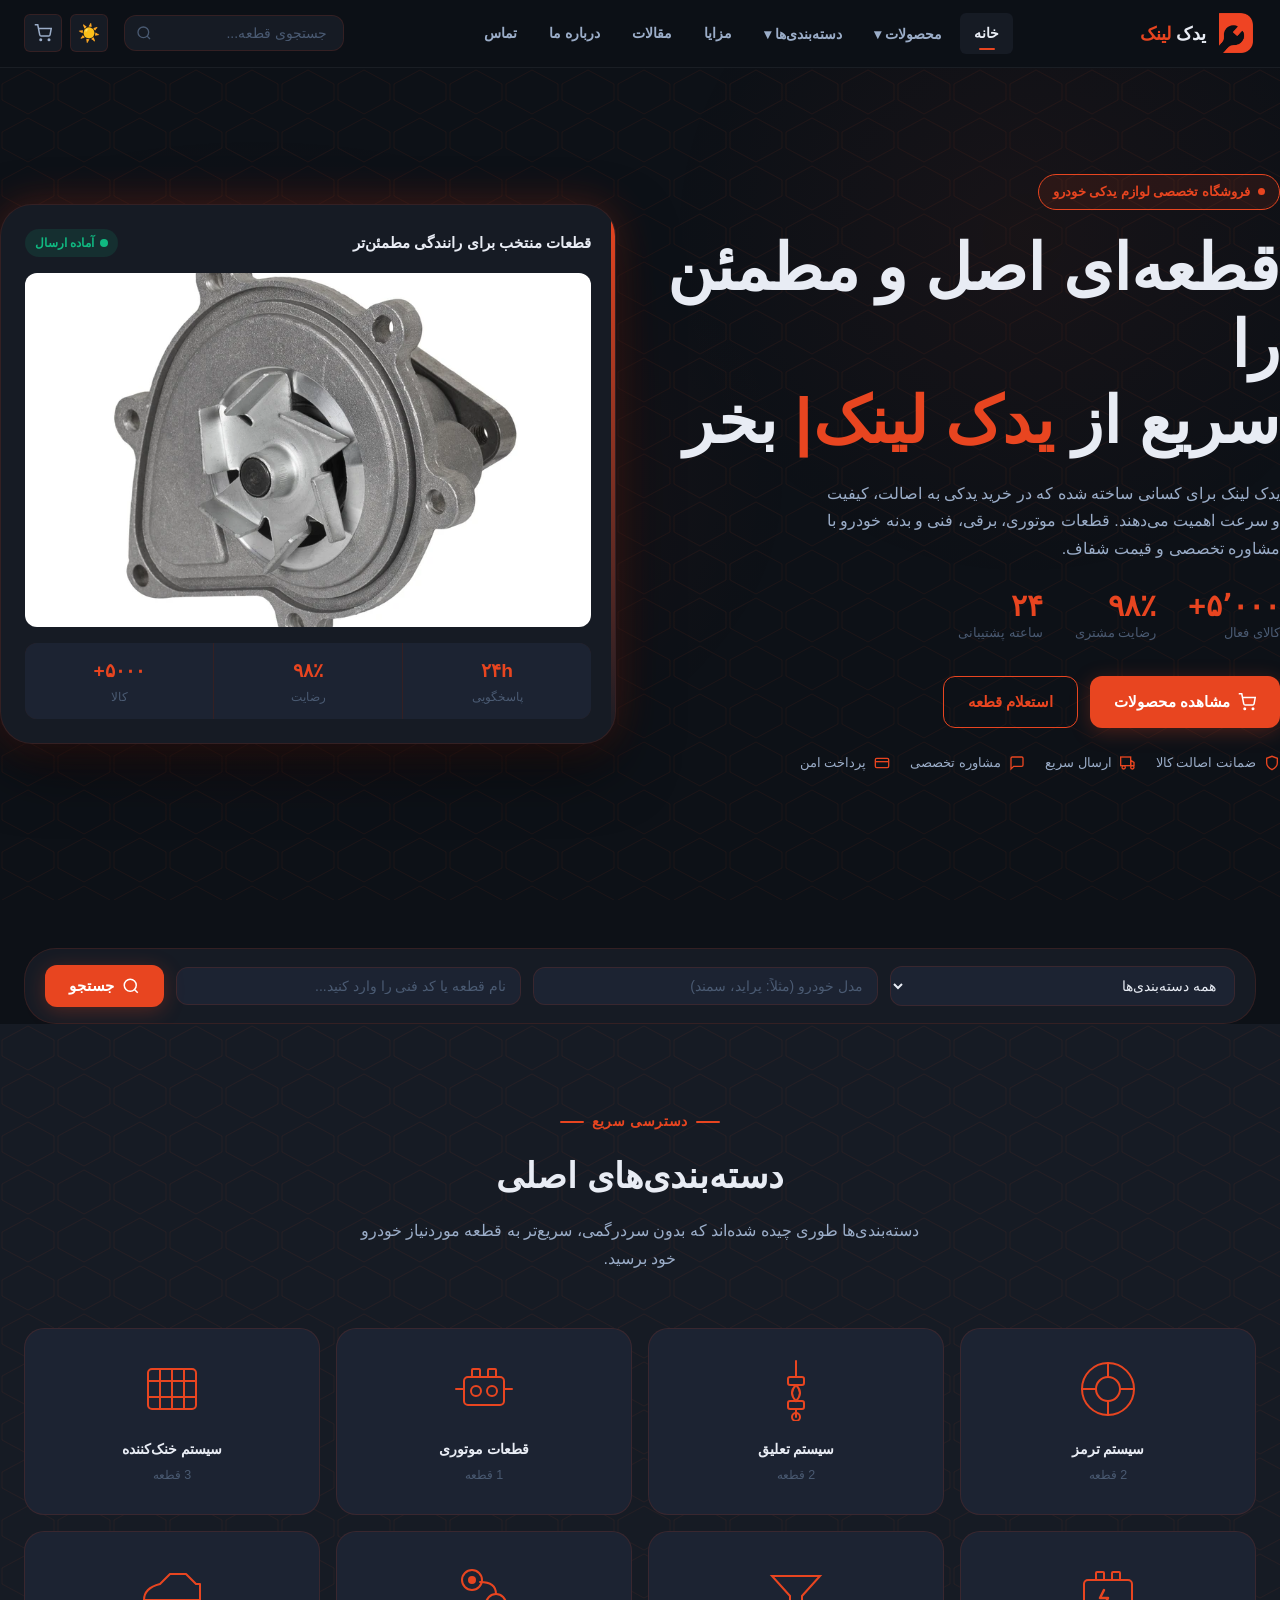
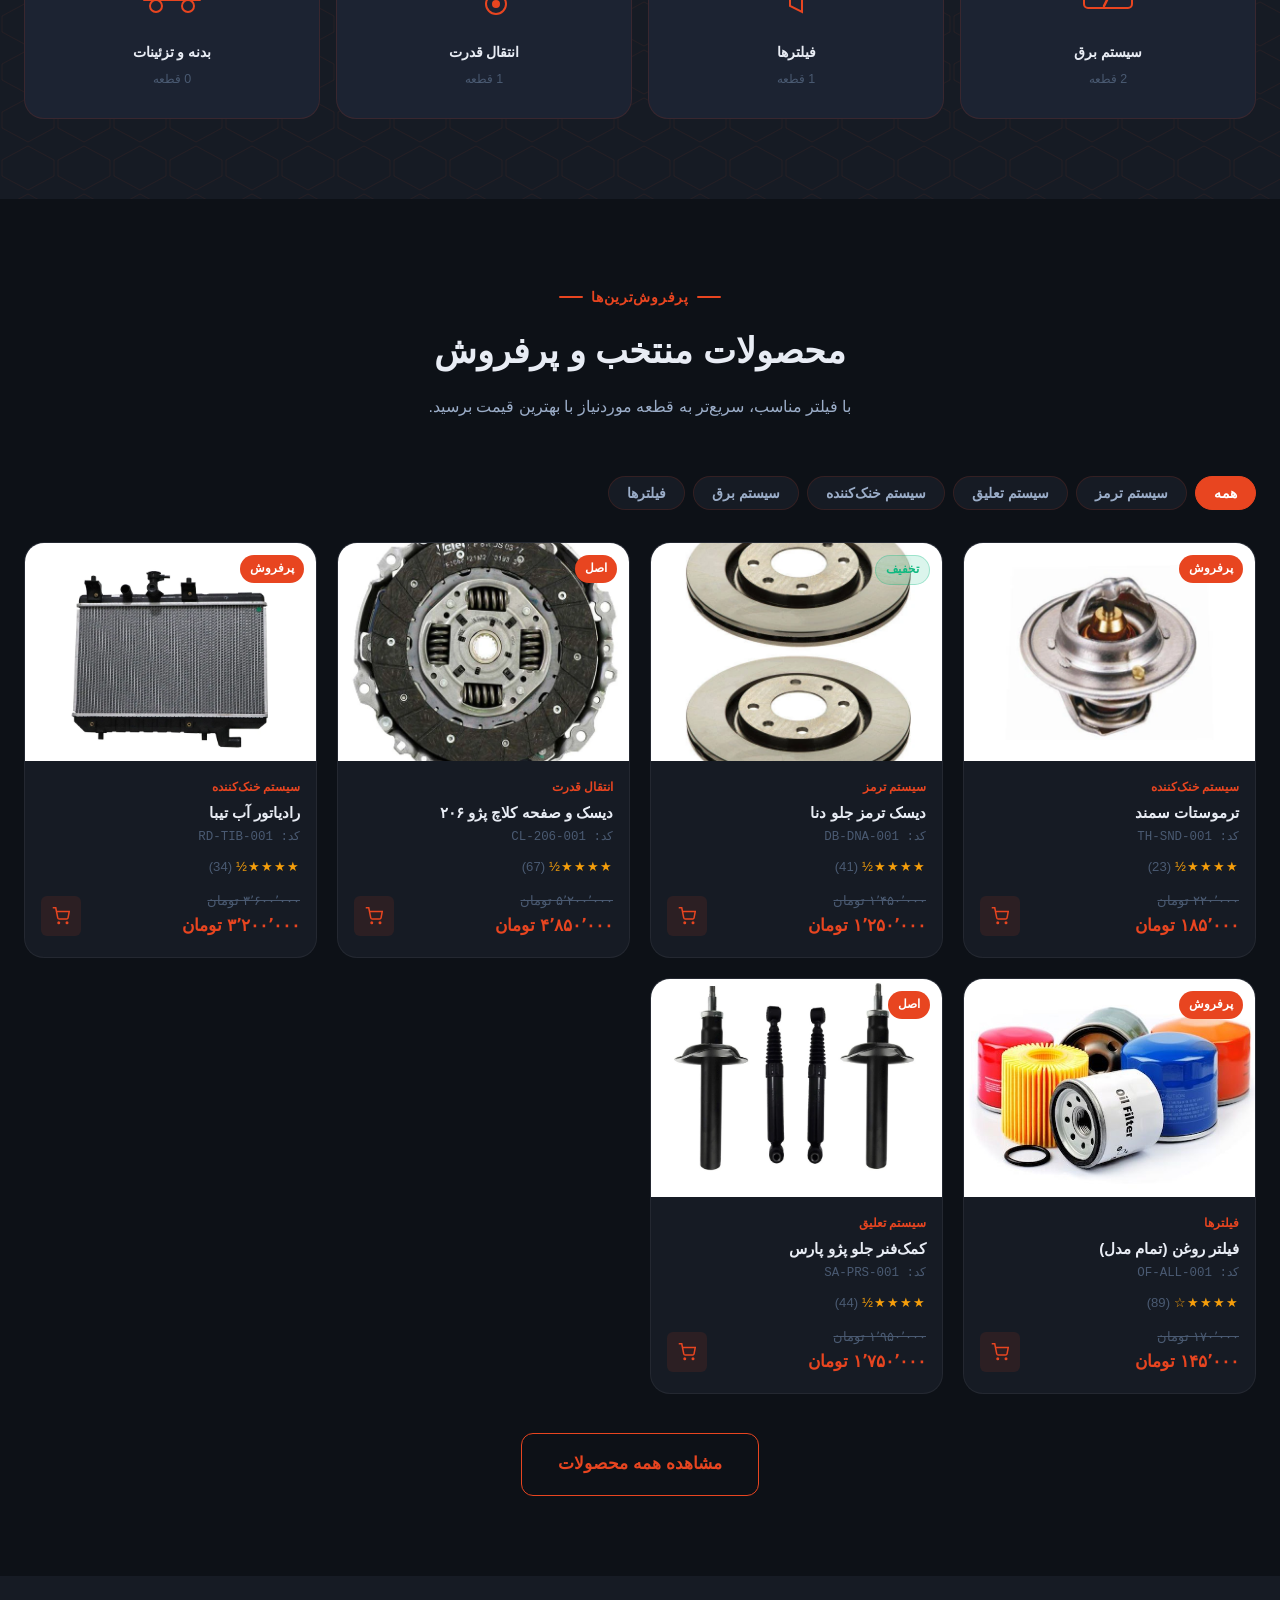
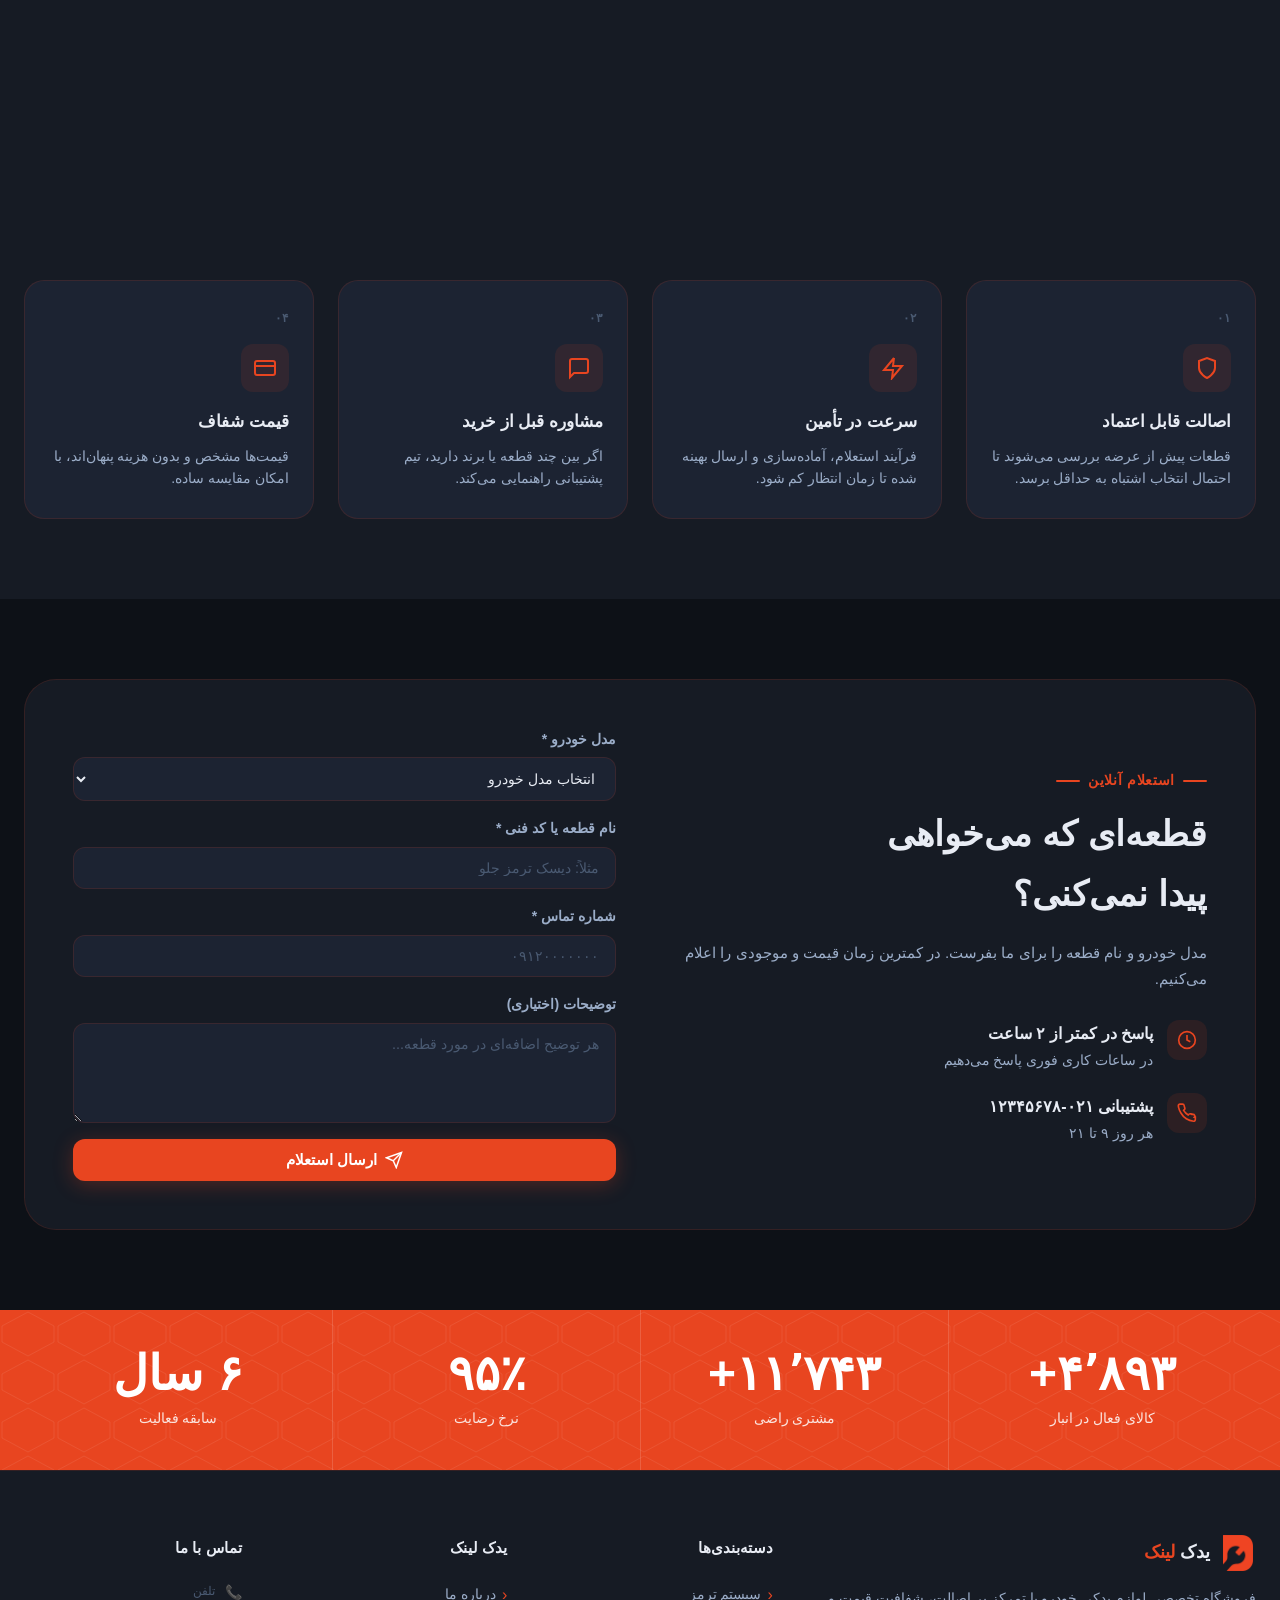
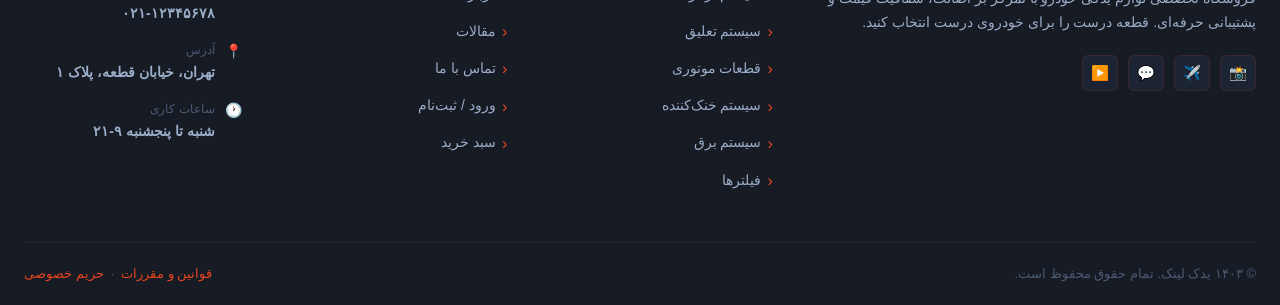
<file: index.html>
<!DOCTYPE html>
<html lang="fa" dir="rtl" data-theme="dark">
<head>
  <meta charset="UTF-8">
  <meta name="viewport" content="width=device-width, initial-scale=1.0">
  <title>یدک لینک | فروشگاه تخصصی لوازم یدکی خودرو</title>
  <meta name="description" content="خرید قطعات یدکی اصل خودرو با ضمانت اصالت، ارسال سریع و مشاوره تخصصی از یدک لینک">
  <link rel="icon" href="logos/icon.png">
  <link rel="stylesheet" href="https://cdn.fontcdn.ir/Font/Persian/IRANSans/IRANSans.css">
  <link rel="stylesheet" href="css/main.css">
  <script src="js/theme.js"></script>
</head>
<body data-page="home">

  <!-- Custom Cursor -->
  <div id="cursor-dot"></div>
  <div id="cursor-ring"></div>

  <!-- ══ Navigation ══════════════════════════════════════════════ -->
  <nav class="site-nav">
    <div class="nav-container">
      <a href="index.html" class="nav-logo">
        <img src="logos/icon.png" alt="یدک لینک">
        <span class="nav-logo-text">یدک <span>لینک</span></span>
      </a>

      <div class="nav-links">
        <a href="index.html" class="nav-link active">خانه</a>

        <div class="nav-dropdown">
          <a href="products.html" class="nav-link">محصولات ▾</a>
          <div class="nav-dropdown-menu">
            <a href="products.html?cat=brake">سیستم ترمز</a>
            <a href="products.html?cat=susp">سیستم تعلیق</a>
            <a href="products.html?cat=engine">قطعات موتوری</a>
            <a href="products.html?cat=cooling">سیستم خنک‌کننده</a>
            <a href="products.html?cat=electric">سیستم برق</a>
            <a href="products.html?cat=filter">فیلترها</a>
            <a href="products.html?cat=trans">انتقال قدرت</a>
          </div>
        </div>

        <div class="nav-dropdown">
          <a href="products.html" class="nav-link">دسته‌بندی‌ها ▾</a>
          <div class="nav-dropdown-menu">
            <a href="products.html?cat=brake">سیستم ترمز</a>
            <a href="products.html?cat=susp">سیستم تعلیق</a>
            <a href="products.html?cat=engine">قطعات موتوری</a>
            <a href="products.html?cat=cooling">سیستم خنک‌کننده</a>
            <a href="products.html?cat=electric">سیستم برق</a>
            <a href="products.html?cat=filter">فیلترها</a>
            <a href="products.html?cat=trans">انتقال قدرت</a>
          </div>
        </div>

        <a href="index.html#features" class="nav-link">مزایا</a>
        <a href="blog.html" class="nav-link">مقالات</a>
        <a href="about.html" class="nav-link">درباره ما</a>
        <a href="contact.html" class="nav-link">تماس</a>
      </div>

      <div class="nav-search-wrap">
        <svg class="nav-search-icon" width="16" height="16" viewBox="0 0 24 24" fill="none" stroke="currentColor" stroke-width="2"><circle cx="11" cy="11" r="8"/><path d="m21 21-4.35-4.35"/></svg>
        <input type="text" id="nav-search" placeholder="جستجوی قطعه...">
        <div id="search-dropdown"></div>
      </div>

      <div class="nav-actions">
        <button class="theme-toggle" aria-label="تغییر تم">
          <span class="theme-icon">☀️</span>
        </button>
        <a href="cart.html" class="cart-btn" aria-label="سبد خرید">
          <svg width="18" height="18" viewBox="0 0 24 24" fill="none" stroke="currentColor" stroke-width="2"><circle cx="9" cy="21" r="1"/><circle cx="20" cy="21" r="1"/><path d="M1 1h4l2.68 13.39a2 2 0 0 0 2 1.61h9.72a2 2 0 0 0 2-1.61L23 6H6"/></svg>
          <span class="cart-badge">0</span>
        </a>
        <button id="menu-toggle" aria-label="منو" aria-expanded="false">
          <span class="hamburger-line"></span>
          <span class="hamburger-line"></span>
          <span class="hamburger-line"></span>
        </button>
      </div>
    </div>
  </nav>

  <!-- Mobile Menu -->
  <div id="mobile-menu">
    <a href="index.html">خانه</a>
    <a href="products.html">محصولات</a>
    <a href="about.html">درباره ما</a>
    <a href="blog.html">مقالات</a>
    <a href="contact.html">تماس با ما</a>
    <a href="login.html">ورود / ثبت‌نام</a>
    <a href="cart.html">سبد خرید</a>
  </div>

  <div class="page-body">

    <!-- ══ Hero ════════════════════════════════════════════════════ -->
    <section class="hero hex-bg container">
      <div class="hero-bg"></div>

      <div class="hero-content">
        <div class="hero-tag">
          <span class="hero-tag-dot"></span>
          فروشگاه تخصصی لوازم یدکی خودرو
        </div>

        <h1 class="hero-heading">
          قطعه‌ای اصل و مطمئن را<br>
          سریع از <span id="hero-typewriter"></span> بخر
        </h1>

        <p class="hero-desc">
          یدک لینک برای کسانی ساخته شده که در خرید یدکی به اصالت، کیفیت و سرعت اهمیت می‌دهند. قطعات موتوری، برقی، فنی و بدنه خودرو با مشاوره تخصصی و قیمت شفاف.
        </p>

        <div class="hero-stats">
          <div>
            <div class="hero-stat-num" data-counter data-target="5000" data-suffix="+">۰</div>
            <div class="hero-stat-label">کالای فعال</div>
          </div>
          <div>
            <div class="hero-stat-num" data-counter data-target="98" data-suffix="٪">۰</div>
            <div class="hero-stat-label">رضایت مشتری</div>
          </div>
          <div>
            <div class="hero-stat-num">۲۴</div>
            <div class="hero-stat-label">ساعته پشتیبانی</div>
          </div>
        </div>

        <div class="hero-cta">
          <a href="products.html" class="btn btn-primary">
            <svg width="18" height="18" viewBox="0 0 24 24" fill="none" stroke="currentColor" stroke-width="2"><circle cx="9" cy="21" r="1"/><circle cx="20" cy="21" r="1"/><path d="M1 1h4l2.68 13.39a2 2 0 0 0 2 1.61h9.72a2 2 0 0 0 2-1.61L23 6H6"/></svg>
            مشاهده محصولات
          </a>
          <a href="contact.html" class="btn btn-outline">استعلام قطعه</a>
        </div>

        <div class="hero-trust">
          <div class="hero-trust-item">
            <svg width="16" height="16" viewBox="0 0 24 24" fill="none" stroke="currentColor" stroke-width="2"><path d="M12 22s8-4 8-10V5l-8-3-8 3v7c0 6 8 10 8 10z"/></svg>
            ضمانت اصالت کالا
          </div>
          <div class="hero-trust-item">
            <svg width="16" height="16" viewBox="0 0 24 24" fill="none" stroke="currentColor" stroke-width="2"><rect x="1" y="3" width="15" height="13"/><path d="m16 8 5 3v5h-5z"/><circle cx="5.5" cy="18.5" r="2.5"/><circle cx="18.5" cy="18.5" r="2.5"/></svg>
            ارسال سریع
          </div>
          <div class="hero-trust-item">
            <svg width="16" height="16" viewBox="0 0 24 24" fill="none" stroke="currentColor" stroke-width="2"><path d="M21 15a2 2 0 0 1-2 2H7l-4 4V5a2 2 0 0 1 2-2h14a2 2 0 0 1 2 2z"/></svg>
            مشاوره تخصصی
          </div>
          <div class="hero-trust-item">
            <svg width="16" height="16" viewBox="0 0 24 24" fill="none" stroke="currentColor" stroke-width="2"><rect x="2" y="5" width="20" height="14" rx="2"/><path d="M2 10h20"/></svg>
            پرداخت امن
          </div>
        </div>
      </div>

      <!-- Hero Visual Card -->
      <div class="hero-visual">
        <div class="hero-card">
          <div class="hero-card-label">
            <span class="hero-card-title">قطعات منتخب برای رانندگی مطمئن‌تر</span>
            <span class="hero-card-status">
              <svg width="8" height="8" viewBox="0 0 8 8" fill="currentColor"><circle cx="4" cy="4" r="4"/></svg>
              آماده ارسال
            </span>
          </div>
          <img src="pics/واترپمپ سمند EF7.jpg" alt="نمونه محصول" class="hero-card-img">
          <div class="hero-card-stats">
            <div class="hero-card-stat">
              <div class="hero-card-stat-num">۲۴h</div>
              <div class="hero-card-stat-text">پاسخگویی</div>
            </div>
            <div class="hero-card-stat">
              <div class="hero-card-stat-num">۹۸٪</div>
              <div class="hero-card-stat-text">رضایت</div>
            </div>
            <div class="hero-card-stat">
              <div class="hero-card-stat-num">۵۰۰۰+</div>
              <div class="hero-card-stat-text">کالا</div>
            </div>
          </div>
        </div>
      </div>
    </section>

    <!-- Hero Search Bar (Full Width) -->
    <div class="container">
      <form class="hero-search" id="hero-search-form">
        <select name="cat">
          <option value="">همه دسته‌بندی‌ها</option>
          <option value="brake">سیستم ترمز</option>
          <option value="susp">سیستم تعلیق</option>
          <option value="engine">قطعات موتوری</option>
          <option value="cooling">سیستم خنک‌کننده</option>
          <option value="electric">سیستم برق</option>
          <option value="filter">فیلترها</option>
          <option value="trans">انتقال قدرت</option>
        </select>
        <input type="text" name="car" placeholder="مدل خودرو (مثلاً: پراید، سمند)">
        <input type="text" name="q"   placeholder="نام قطعه یا کد فنی را وارد کنید...">
        <button type="submit" class="btn btn-primary">
          <svg width="18" height="18" viewBox="0 0 24 24" fill="none" stroke="currentColor" stroke-width="2"><circle cx="11" cy="11" r="8"/><path d="m21 21-4.35-4.35"/></svg>
          جستجو
        </button>
      </form>
    </div>

    <!-- ══ Categories ═══════════════════════════════════════════════ -->
    <section class="section categories-section hex-bg">
      <div class="container">
        <div class="section-header reveal">
          <div class="section-label">دسترسی سریع</div>
          <h2 class="section-title">دسته‌بندی‌های اصلی</h2>
          <p class="section-sub">دسته‌بندی‌ها طوری چیده شده‌اند که بدون سردرگمی، سریع‌تر به قطعه موردنیاز خودرو خود برسید.</p>
        </div>
        <div id="categories-grid" class="stagger-children"></div>
      </div>
    </section>

    <!-- ══ Featured Products ════════════════════════════════════════ -->
    <section class="section">
      <div class="container">
        <div class="section-header reveal">
          <div class="section-label">پرفروش‌ترین‌ها</div>
          <h2 class="section-title">محصولات منتخب و پرفروش</h2>
          <p class="section-sub">با فیلتر مناسب، سریع‌تر به قطعه موردنیاز با بهترین قیمت برسید.</p>
        </div>

        <!-- Filter Tabs -->
        <div class="filter-tabs reveal" id="featured-tabs">
          <button class="filter-tab active" data-tab-cat="all">همه</button>
          <button class="filter-tab" data-tab-cat="brake">سیستم ترمز</button>
          <button class="filter-tab" data-tab-cat="susp">سیستم تعلیق</button>
          <button class="filter-tab" data-tab-cat="cooling">سیستم خنک‌کننده</button>
          <button class="filter-tab" data-tab-cat="electric">سیستم برق</button>
          <button class="filter-tab" data-tab-cat="filter">فیلترها</button>
        </div>

        <div class="products-grid" id="featured-grid"></div>

        <div class="text-center" style="margin-top:40px">
          <a href="products.html" class="btn btn-outline btn-lg">مشاهده همه محصولات</a>
        </div>
      </div>
    </section>

    <!-- ══ Features / Why Us ════════════════════════════════════════ -->
    <section class="section features-section" id="features">
      <div class="container">
        <div class="section-header reveal">
          <div class="section-label">برا یدک لینک</div>
          <h2 class="section-title">خرید لوازم یدکی، بدون استرس و حدس‌زدن</h2>
          <p class="section-sub">تجربه خرید قطعه را از یک فرآیند گیج‌کننده به مسیری ساده، شفاف و مطمئن تبدیل کرده‌ایم؛ از انتخاب قطعه تا دریافت کالا.</p>
        </div>

        <div class="features-grid">
          <div class="feature-card reveal">
            <div class="feature-num">۰۱</div>
            <div class="feature-icon">
              <svg width="24" height="24" viewBox="0 0 24 24" fill="none" stroke="currentColor" stroke-width="2"><path d="M12 22s8-4 8-10V5l-8-3-8 3v7c0 6 8 10 8 10z"/></svg>
            </div>
            <div class="feature-title">اصالت قابل اعتماد</div>
            <p class="feature-desc">قطعات پیش از عرضه بررسی می‌شوند تا احتمال انتخاب اشتباه به حداقل برسد.</p>
          </div>

          <div class="feature-card reveal">
            <div class="feature-num">۰۲</div>
            <div class="feature-icon">
              <svg width="24" height="24" viewBox="0 0 24 24" fill="none" stroke="currentColor" stroke-width="2"><polyline points="13 2 3 14 12 14 11 22 21 10 12 10 13 2"/></svg>
            </div>
            <div class="feature-title">سرعت در تأمین</div>
            <p class="feature-desc">فرآیند استعلام، آماده‌سازی و ارسال بهینه شده تا زمان انتظار کم شود.</p>
          </div>

          <div class="feature-card reveal">
            <div class="feature-num">۰۳</div>
            <div class="feature-icon">
              <svg width="24" height="24" viewBox="0 0 24 24" fill="none" stroke="currentColor" stroke-width="2"><path d="M21 15a2 2 0 0 1-2 2H7l-4 4V5a2 2 0 0 1 2-2h14a2 2 0 0 1 2 2z"/></svg>
            </div>
            <div class="feature-title">مشاوره قبل از خرید</div>
            <p class="feature-desc">اگر بین چند قطعه یا برند دارید، تیم پشتیبانی راهنمایی می‌کند.</p>
          </div>

          <div class="feature-card reveal">
            <div class="feature-num">۰۴</div>
            <div class="feature-icon">
              <svg width="24" height="24" viewBox="0 0 24 24" fill="none" stroke="currentColor" stroke-width="2"><rect x="2" y="5" width="20" height="14" rx="2"/><path d="M2 10h20"/></svg>
            </div>
            <div class="feature-title">قیمت شفاف</div>
            <p class="feature-desc">قیمت‌ها مشخص و بدون هزینه پنهان‌اند، با امکان مقایسه ساده.</p>
          </div>
        </div>
      </div>
    </section>

    <!-- ══ Inquiry Section ══════════════════════════════════════════ -->
    <section class="section inquiry-section">
      <div class="container">
        <div class="inquiry-inner reveal">
          <div>
            <div class="section-label">استعلام آنلاین</div>
            <h2 class="section-title" style="margin-bottom:16px">قطعه‌ای که می‌خواهی<br>پیدا نمی‌کنی؟</h2>
            <p style="color:var(--text2);margin-bottom:28px;font-size:0.95rem;">مدل خودرو و نام قطعه را برای ما بفرست. در کمترین زمان قیمت و موجودی را اعلام می‌کنیم.</p>

            <div class="inquiry-info">
              <div class="inquiry-point">
                <div class="inquiry-point-icon">
                  <svg width="20" height="20" viewBox="0 0 24 24" fill="none" stroke="currentColor" stroke-width="2"><circle cx="12" cy="12" r="10"/><polyline points="12 6 12 12 16 14"/></svg>
                </div>
                <div>
                  <div class="inquiry-point-title">پاسخ در کمتر از ۲ ساعت</div>
                  <div class="inquiry-point-desc">در ساعات کاری فوری پاسخ می‌دهیم</div>
                </div>
              </div>
              <div class="inquiry-point">
                <div class="inquiry-point-icon">
                  <svg width="20" height="20" viewBox="0 0 24 24" fill="none" stroke="currentColor" stroke-width="2"><path d="M22 16.92v3a2 2 0 0 1-2.18 2 19.79 19.79 0 0 1-8.63-3.07A19.5 19.5 0 0 1 4.69 12 19.79 19.79 0 0 1 1.61 3.46 2 2 0 0 1 3.59 1.28h3a2 2 0 0 1 2 1.72c.127.96.361 1.903.7 2.81a2 2 0 0 1-.45 2.11L7.91 8.84a16 16 0 0 0 5.55 5.55l.91-.91a2 2 0 0 1 2.11-.45c.907.339 1.85.573 2.81.7A2 2 0 0 1 21 16.92z"/></svg>
                </div>
                <div>
                  <div class="inquiry-point-title">پشتیبانی ۰۲۱-۱۲۳۴۵۶۷۸</div>
                  <div class="inquiry-point-desc">هر روز ۹ تا ۲۱</div>
                </div>
              </div>
            </div>
          </div>

          <form class="inquiry-form" onsubmit="event.preventDefault(); window.YL?.cart?.showToast('درخواست استعلام ثبت شد. به زودی با شما تماس می‌گیریم')">
            <div class="form-group">
              <label class="form-label">مدل خودرو *</label>
              <select class="form-select" required>
                <option value="">انتخاب مدل خودرو</option>
                <option>پراید ۱۳۱</option>
                <option>پراید ۱۳۲</option>
                <option>سمند</option>
                <option>سمند EF7</option>
                <option>پژو ۲۰۶</option>
                <option>پژو ۴۰۵</option>
                <option>پژو پارس</option>
                <option>تیبا</option>
                <option>دنا</option>
                <option>سایر</option>
              </select>
            </div>
            <div class="form-group">
              <label class="form-label">نام قطعه یا کد فنی *</label>
              <input type="text" class="form-input" placeholder="مثلاً: دیسک ترمز جلو" required>
            </div>
            <div class="form-group">
              <label class="form-label">شماره تماس *</label>
              <input type="tel" class="form-input" placeholder="۰۹۱۲۰۰۰۰۰۰۰" required>
            </div>
            <div class="form-group">
              <label class="form-label">توضیحات (اختیاری)</label>
              <textarea class="form-textarea" placeholder="هر توضیح اضافه‌ای در مورد قطعه..."></textarea>
            </div>
            <button type="submit" class="btn btn-primary btn-full">
              <svg width="18" height="18" viewBox="0 0 24 24" fill="none" stroke="currentColor" stroke-width="2"><line x1="22" y1="2" x2="11" y2="13"/><polygon points="22 2 15 22 11 13 2 9 22 2"/></svg>
              ارسال استعلام
            </button>
          </form>
        </div>
      </div>
    </section>

    <!-- ══ Stats ════════════════════════════════════════════════════ -->
    <section class="stats-section">
      <div class="container">
        <div class="stats-grid">
          <div class="stat-item reveal">
            <div class="stat-num" data-counter data-target="5000" data-suffix="+">۰</div>
            <div class="stat-label">کالای فعال در انبار</div>
          </div>
          <div class="stat-item reveal">
            <div class="stat-num" data-counter data-target="12000" data-suffix="+">۰</div>
            <div class="stat-label">مشتری راضی</div>
          </div>
          <div class="stat-item reveal">
            <div class="stat-num" data-counter data-target="98" data-suffix="٪">۰</div>
            <div class="stat-label">نرخ رضایت</div>
          </div>
          <div class="stat-item reveal">
            <div class="stat-num" data-counter data-target="7" data-suffix=" سال">۰</div>
            <div class="stat-label">سابقه فعالیت</div>
          </div>
        </div>
      </div>
    </section>

    <!-- ══ Footer ═══════════════════════════════════════════════════ -->
    <footer class="site-footer">
      <div class="container">
        <div class="footer-grid">
          <div>
            <div class="footer-brand-logo">
              <img src="logos/icon.png" alt="یدک لینک">
              <span class="footer-brand-name">یدک <span>لینک</span></span>
            </div>
            <p class="footer-desc">فروشگاه تخصصی لوازم یدکی خودرو با تمرکز بر اصالت، شفافیت قیمت و پشتیبانی حرفه‌ای. قطعه درست را برای خودروی درست انتخاب کنید.</p>
            <div class="footer-social">
              <a href="#" aria-label="اینستاگرام">📸</a>
              <a href="#" aria-label="تلگرام">✈️</a>
              <a href="#" aria-label="واتساپ">💬</a>
              <a href="#" aria-label="یوتیوب">▶️</a>
            </div>
          </div>

          <div>
            <div class="footer-col-title">دسته‌بندی‌ها</div>
            <div class="footer-links">
              <a href="products.html?cat=brake">سیستم ترمز</a>
              <a href="products.html?cat=susp">سیستم تعلیق</a>
              <a href="products.html?cat=engine">قطعات موتوری</a>
              <a href="products.html?cat=cooling">سیستم خنک‌کننده</a>
              <a href="products.html?cat=electric">سیستم برق</a>
              <a href="products.html?cat=filter">فیلترها</a>
            </div>
          </div>

          <div>
            <div class="footer-col-title">یدک لینک</div>
            <div class="footer-links">
              <a href="about.html">درباره ما</a>
              <a href="blog.html">مقالات</a>
              <a href="contact.html">تماس با ما</a>
              <a href="login.html">ورود / ثبت‌نام</a>
              <a href="cart.html">سبد خرید</a>
            </div>
          </div>

          <div>
            <div class="footer-col-title">تماس با ما</div>
            <div class="footer-contact-item">
              <span class="footer-contact-icon">📞</span>
              <div>
                <div style="font-size:0.78rem;color:var(--text3);">تلفن</div>
                <div style="font-weight:600;">۰۲۱-۱۲۳۴۵۶۷۸</div>
              </div>
            </div>
            <div class="footer-contact-item">
              <span class="footer-contact-icon">📍</span>
              <div>
                <div style="font-size:0.78rem;color:var(--text3);">آدرس</div>
                <div style="font-weight:600;font-size:0.875rem;">تهران، خیابان قطعه، پلاک ۱</div>
              </div>
            </div>
            <div class="footer-contact-item">
              <span class="footer-contact-icon">🕐</span>
              <div>
                <div style="font-size:0.78rem;color:var(--text3);">ساعات کاری</div>
                <div style="font-weight:600;font-size:0.875rem;">شنبه تا پنجشنبه ۹-۲۱</div>
              </div>
            </div>
          </div>
        </div>

        <div class="footer-bottom">
          <div>© ۱۴۰۳ یدک لینک. تمام حقوق محفوظ است.</div>
          <div>
            <a href="#">قوانین و مقررات</a> &nbsp;·&nbsp;
            <a href="#">حریم خصوصی</a>
          </div>
        </div>
      </div>
    </footer>

  </div><!-- /page-body -->

  <script src="js/data.js"></script>
  <script src="js/cart.js"></script>
  <script src="js/cursor.js"></script>
  <script src="js/animations.js"></script>
  <script src="js/main.js"></script>
</body>
</html>
</file>
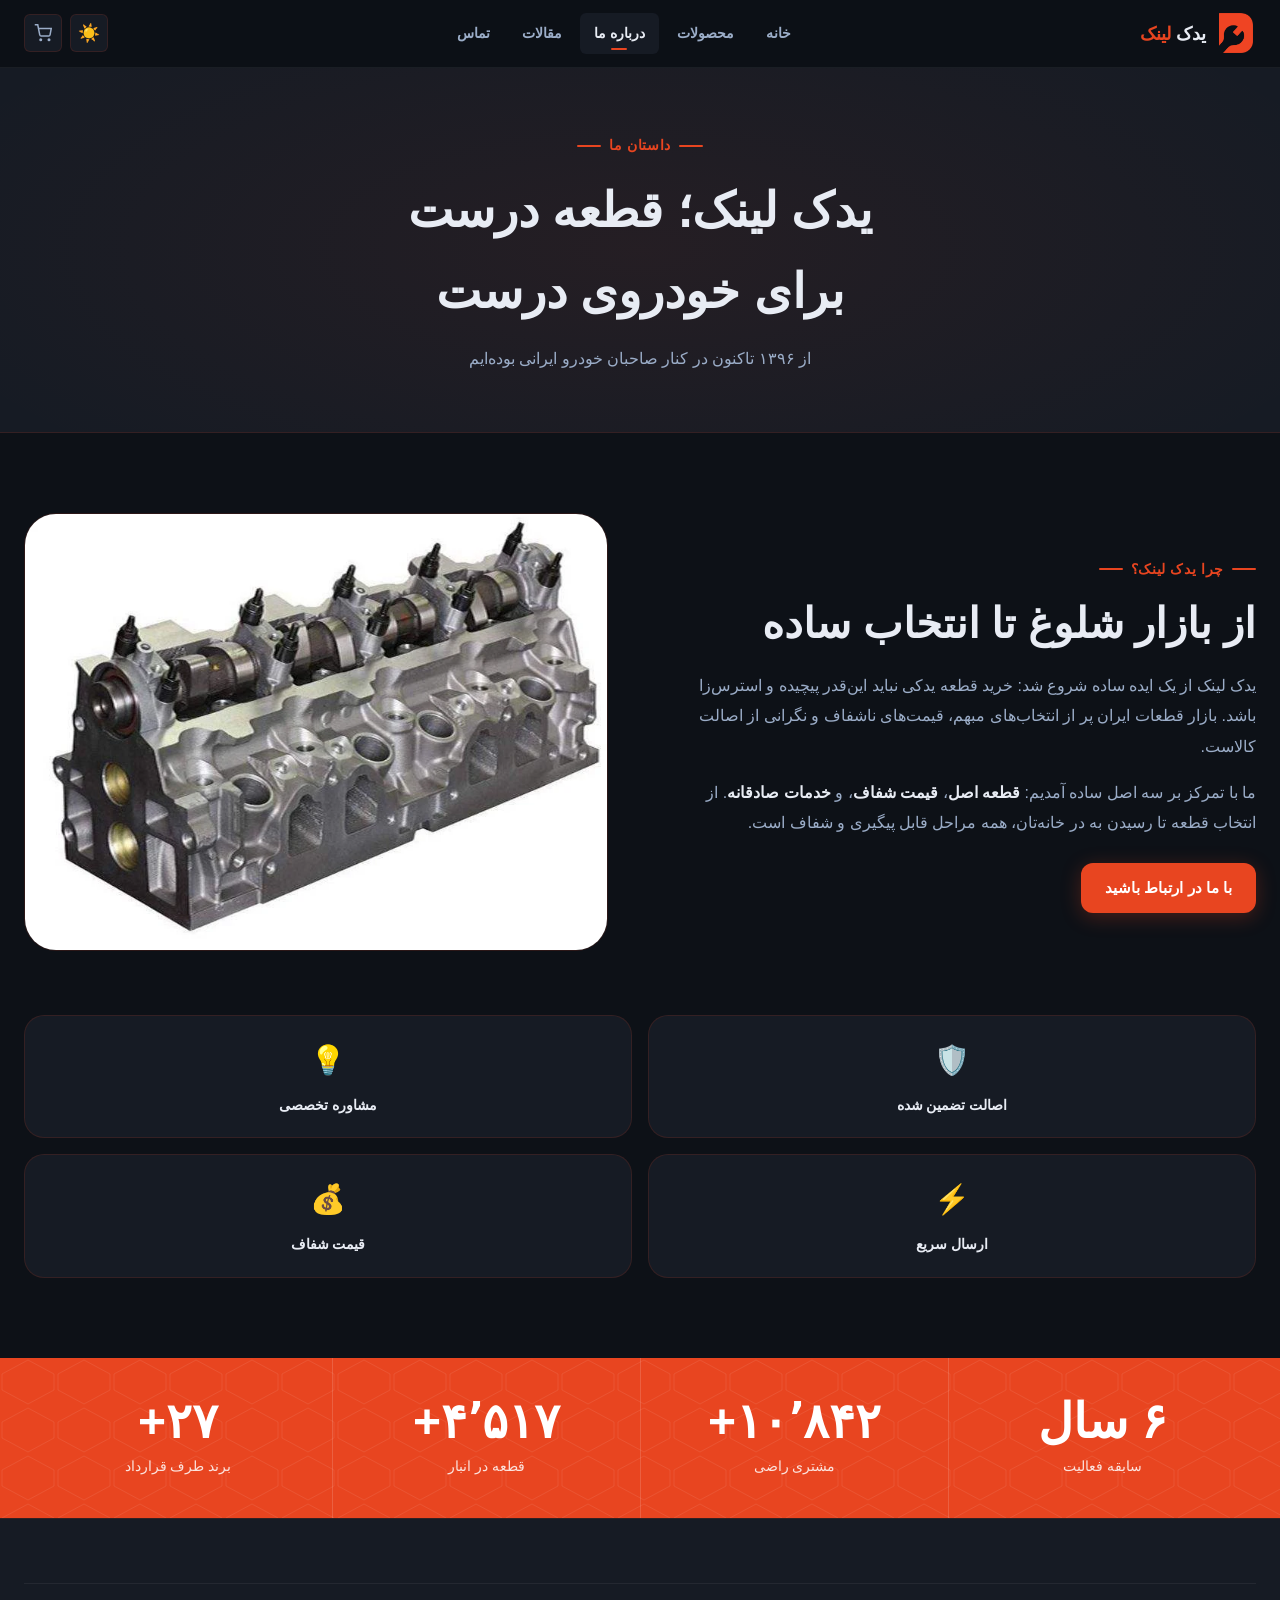
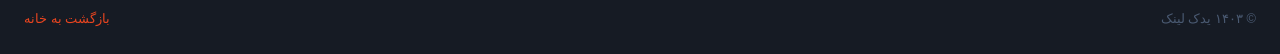
<file: about.html>
<!DOCTYPE html>
<html lang="fa" dir="rtl" data-theme="dark">
<head>
  <meta charset="UTF-8">
  <meta name="viewport" content="width=device-width, initial-scale=1.0">
  <title>درباره ما | یدک لینک</title>
  <link rel="icon" href="logos/icon.png">
  <link rel="stylesheet" href="https://cdn.fontcdn.ir/Font/Persian/IRANSans/IRANSans.css">
  <link rel="stylesheet" href="css/main.css">
  <script src="js/theme.js"></script>
</head>
<body data-page="about">
  <div id="cursor-dot"></div>
  <div id="cursor-ring"></div>

  <nav class="site-nav">
    <div class="nav-container">
      <a href="index.html" class="nav-logo">
        <img src="logos/icon.png" alt="یدک لینک">
        <span class="nav-logo-text">یدک <span>لینک</span></span>
      </a>
      <div class="nav-links">
        <a href="index.html" class="nav-link">خانه</a>
        <a href="products.html" class="nav-link">محصولات</a>
        <a href="about.html" class="nav-link active">درباره ما</a>
        <a href="blog.html" class="nav-link">مقالات</a>
        <a href="contact.html" class="nav-link">تماس</a>
      </div>
      <div class="nav-actions">
        <button class="theme-toggle"><span class="theme-icon">☀️</span></button>
        <a href="cart.html" class="cart-btn">
          <svg width="18" height="18" viewBox="0 0 24 24" fill="none" stroke="currentColor" stroke-width="2"><circle cx="9" cy="21" r="1"/><circle cx="20" cy="21" r="1"/><path d="M1 1h4l2.68 13.39a2 2 0 0 0 2 1.61h9.72a2 2 0 0 0 2-1.61L23 6H6"/></svg>
          <span class="cart-badge">0</span>
        </a>
        <button id="menu-toggle" aria-label="منو" aria-expanded="false">
          <span class="hamburger-line"></span>
          <span class="hamburger-line"></span>
          <span class="hamburger-line"></span>
        </button>
      </div>
    </div>
  </nav>

  <div id="mobile-menu">
    <a href="index.html">خانه</a>
    <a href="products.html">محصولات</a>
    <a href="blog.html">مقالات</a>
    <a href="contact.html">تماس با ما</a>
    <a href="cart.html">سبد خرید</a>
  </div>

  <div class="page-body">
    <div class="page-hero hex-bg">
      <div class="container">
        <div class="section-label" style="justify-content:center;margin-bottom:12px">داستان ما</div>
        <h1 class="page-hero-title">یدک لینک؛ قطعه درست<br>برای خودروی درست</h1>
        <p class="page-hero-sub">از ۱۳۹۶ تاکنون در کنار صاحبان خودرو ایرانی بوده‌ایم</p>
      </div>
    </div>

    <section class="section">
      <div class="container">
        <div class="about-grid">
          <div class="reveal">
            <div class="section-label" style="margin-bottom:16px">چرا یدک لینک؟</div>
            <h2 class="heading-1" style="margin-bottom:20px">از بازار شلوغ تا انتخاب ساده</h2>
            <p style="color:var(--text2);line-height:1.9;margin-bottom:16px">
              یدک لینک از یک ایده ساده شروع شد: خرید قطعه یدکی نباید این‌قدر پیچیده و استرس‌زا باشد. بازار قطعات ایران پر از انتخاب‌های مبهم، قیمت‌های ناشفاف و نگرانی از اصالت کالاست.
            </p>
            <p style="color:var(--text2);line-height:1.9;margin-bottom:24px">
              ما با تمرکز بر سه اصل ساده آمدیم: <strong style="color:var(--text)">قطعه اصل</strong>، <strong style="color:var(--text)">قیمت شفاف</strong>، و <strong style="color:var(--text)">خدمات صادقانه</strong>. از انتخاب قطعه تا رسیدن به در خانه‌تان، همه مراحل قابل پیگیری و شفاف است.
            </p>
            <a href="contact.html" class="btn btn-primary">با ما در ارتباط باشید</a>
          </div>

          <div class="reveal">
            <div class="about-img">
              <img src="pics/سرسیلندر کامل پژو ۴۰۵.jpg" alt="یدک لینک">
            </div>
          </div>
        </div>

        <div class="about-values" style="margin-top:64px">
          <div class="value-card reveal">
            <div class="value-icon">🛡️</div>
            <div class="value-title">اصالت تضمین شده</div>
          </div>
          <div class="value-card reveal">
            <div class="value-icon">💡</div>
            <div class="value-title">مشاوره تخصصی</div>
          </div>
          <div class="value-card reveal">
            <div class="value-icon">⚡</div>
            <div class="value-title">ارسال سریع</div>
          </div>
          <div class="value-card reveal">
            <div class="value-icon">💰</div>
            <div class="value-title">قیمت شفاف</div>
          </div>
        </div>
      </div>
    </section>

    <!-- Stats -->
    <section class="stats-section">
      <div class="container">
        <div class="stats-grid">
          <div class="stat-item"><div class="stat-num" data-counter data-target="7" data-suffix=" سال">۰</div><div class="stat-label">سابقه فعالیت</div></div>
          <div class="stat-item"><div class="stat-num" data-counter data-target="12000" data-suffix="+">۰</div><div class="stat-label">مشتری راضی</div></div>
          <div class="stat-item"><div class="stat-num" data-counter data-target="5000" data-suffix="+">۰</div><div class="stat-label">قطعه در انبار</div></div>
          <div class="stat-item"><div class="stat-num" data-counter data-target="30" data-suffix="+">۰</div><div class="stat-label">برند طرف قرارداد</div></div>
        </div>
      </div>
    </section>

    <footer class="site-footer">
      <div class="container">
        <div class="footer-bottom" style="padding:24px 0">
          <div>© ۱۴۰۳ یدک لینک</div>
          <a href="index.html">بازگشت به خانه</a>
        </div>
      </div>
    </footer>
  </div>

  <script src="js/data.js"></script>
  <script src="js/cart.js"></script>
  <script src="js/cursor.js"></script>
  <script src="js/animations.js"></script>
  <script src="js/main.js"></script>
</body>
</html>
</file>
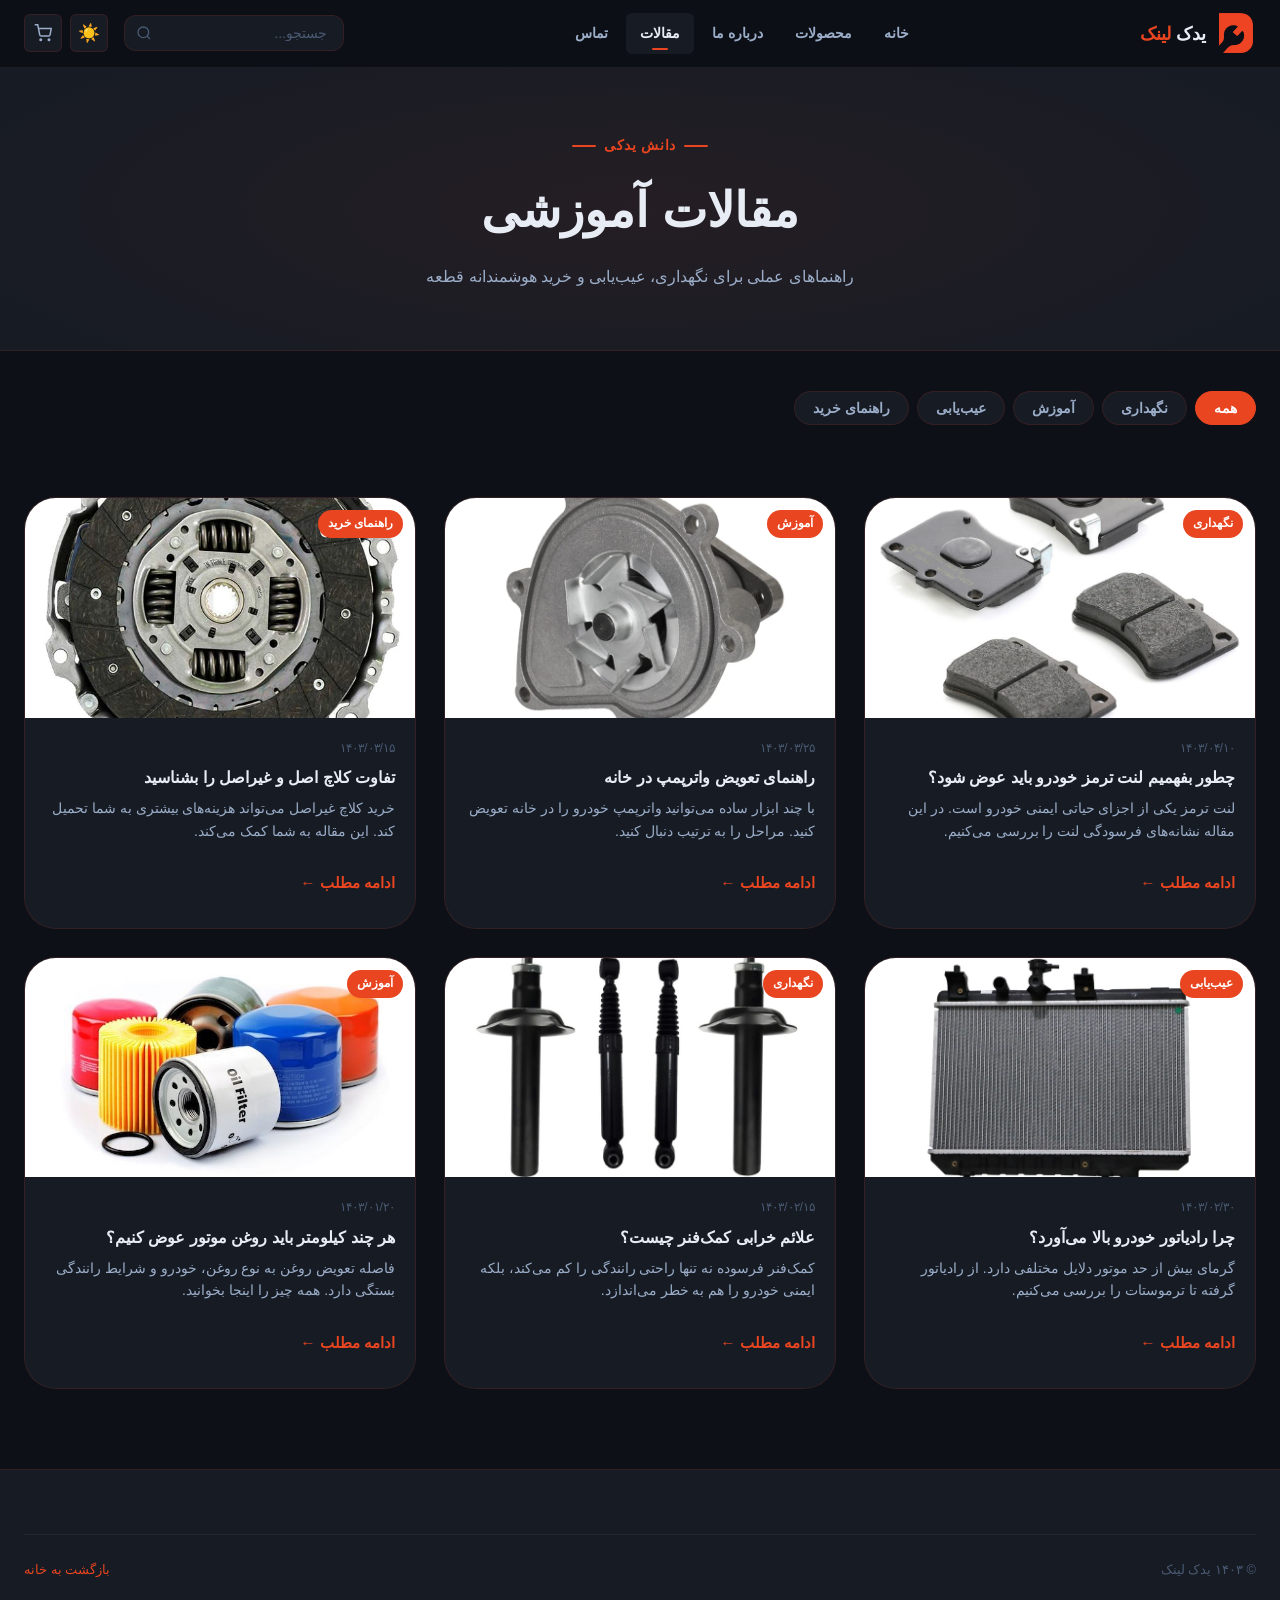
<file: blog.html>
<!DOCTYPE html>
<html lang="fa" dir="rtl" data-theme="dark">
<head>
  <meta charset="UTF-8">
  <meta name="viewport" content="width=device-width, initial-scale=1.0">
  <title>مقالات | یدک لینک</title>
  <link rel="icon" href="logos/icon.png">
  <link rel="stylesheet" href="https://cdn.fontcdn.ir/Font/Persian/IRANSans/IRANSans.css">
  <link rel="stylesheet" href="css/main.css">
  <script src="js/theme.js"></script>
</head>
<body data-page="blog">
  <div id="cursor-dot"></div>
  <div id="cursor-ring"></div>

  <nav class="site-nav">
    <div class="nav-container">
      <a href="index.html" class="nav-logo">
        <img src="logos/icon.png" alt="یدک لینک">
        <span class="nav-logo-text">یدک <span>لینک</span></span>
      </a>
      <div class="nav-links">
        <a href="index.html" class="nav-link">خانه</a>
        <a href="products.html" class="nav-link">محصولات</a>
        <a href="about.html" class="nav-link">درباره ما</a>
        <a href="blog.html" class="nav-link active">مقالات</a>
        <a href="contact.html" class="nav-link">تماس</a>
      </div>
      <div class="nav-search-wrap">
        <svg class="nav-search-icon" width="16" height="16" viewBox="0 0 24 24" fill="none" stroke="currentColor" stroke-width="2"><circle cx="11" cy="11" r="8"/><path d="m21 21-4.35-4.35"/></svg>
        <input type="text" id="nav-search" placeholder="جستجو...">
        <div id="search-dropdown"></div>
      </div>
      <div class="nav-actions">
        <button class="theme-toggle"><span class="theme-icon">☀️</span></button>
        <a href="cart.html" class="cart-btn">
          <svg width="18" height="18" viewBox="0 0 24 24" fill="none" stroke="currentColor" stroke-width="2"><circle cx="9" cy="21" r="1"/><circle cx="20" cy="21" r="1"/><path d="M1 1h4l2.68 13.39a2 2 0 0 0 2 1.61h9.72a2 2 0 0 0 2-1.61L23 6H6"/></svg>
          <span class="cart-badge">0</span>
        </a>
        <button id="menu-toggle" aria-label="منو" aria-expanded="false">
          <span class="hamburger-line"></span>
          <span class="hamburger-line"></span>
          <span class="hamburger-line"></span>
        </button>
      </div>
    </div>
  </nav>

  <div id="mobile-menu">
    <a href="index.html">خانه</a>
    <a href="products.html">محصولات</a>
    <a href="about.html">درباره ما</a>
    <a href="contact.html">تماس با ما</a>
    <a href="cart.html">سبد خرید</a>
  </div>

  <div class="page-body">
    <div class="page-hero hex-bg">
      <div class="container">
        <div class="section-label" style="justify-content:center;margin-bottom:12px">دانش یدکی</div>
        <h1 class="page-hero-title">مقالات آموزشی</h1>
        <p class="page-hero-sub">راهنماهای عملی برای نگهداری، عیب‌یابی و خرید هوشمندانه قطعه</p>
      </div>
    </div>

    <div class="container">
      <!-- Category Filter -->
      <div class="filter-tabs reveal" style="margin-top:40px">
        <button class="filter-tab active">همه</button>
        <button class="filter-tab">نگهداری</button>
        <button class="filter-tab">آموزش</button>
        <button class="filter-tab">عیب‌یابی</button>
        <button class="filter-tab">راهنمای خرید</button>
      </div>

      <div class="blog-grid stagger-children" id="blog-grid">
        <!-- Rendered by JS -->
        <div class="empty-state"><p>در حال بارگذاری...</p></div>
      </div>
    </div>

    <footer class="site-footer">
      <div class="container">
        <div class="footer-bottom" style="padding:24px 0">
          <div>© ۱۴۰۳ یدک لینک</div>
          <a href="index.html">بازگشت به خانه</a>
        </div>
      </div>
    </footer>
  </div>

  <script src="js/data.js"></script>
  <script src="js/cart.js"></script>
  <script src="js/cursor.js"></script>
  <script src="js/animations.js"></script>
  <script src="js/main.js"></script>
</body>
</html>
</file>
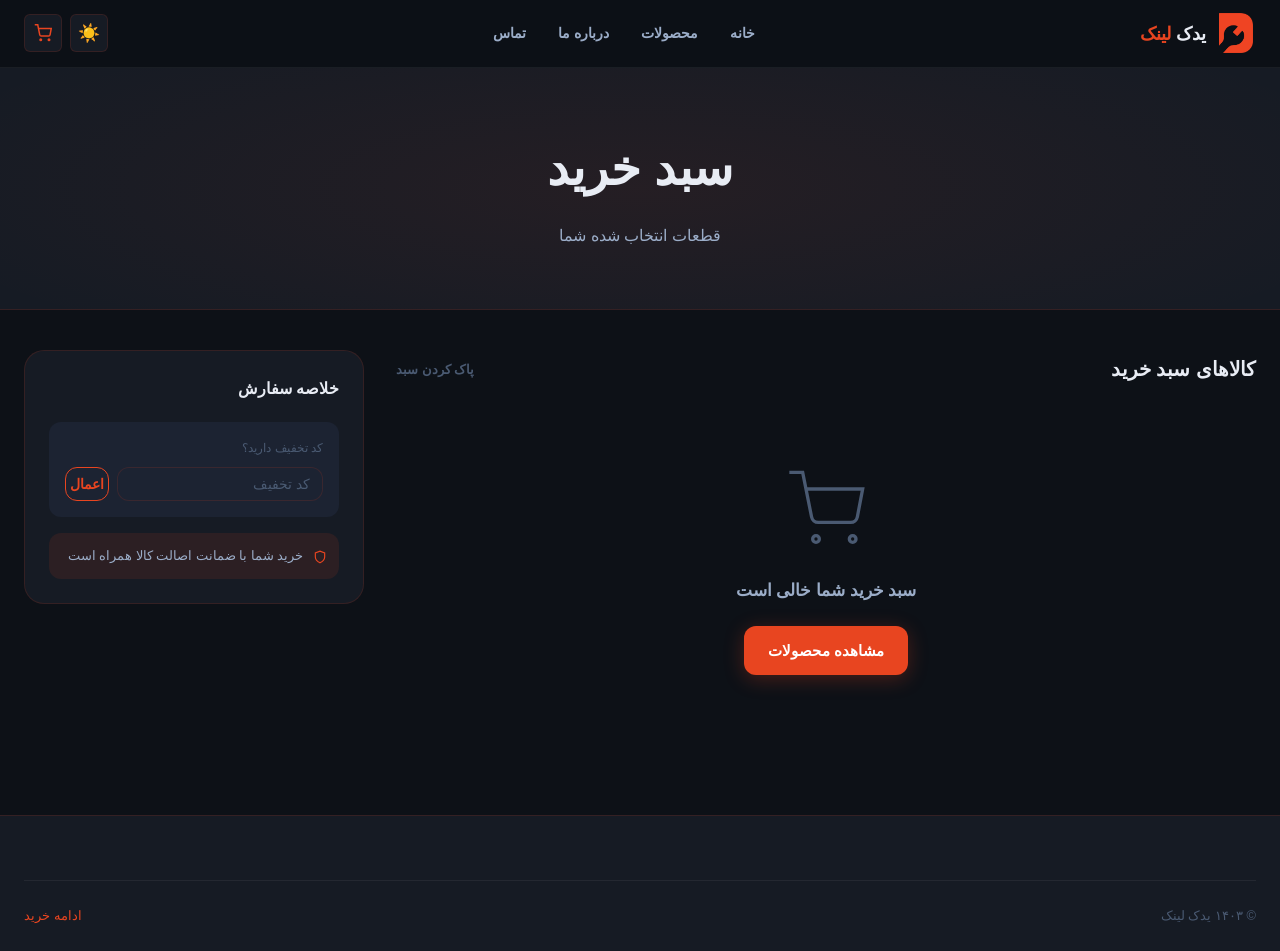
<file: cart.html>
<!DOCTYPE html>
<html lang="fa" dir="rtl" data-theme="dark">
<head>
  <meta charset="UTF-8">
  <meta name="viewport" content="width=device-width, initial-scale=1.0">
  <title>سبد خرید | یدک لینک</title>
  <link rel="icon" href="logos/icon.png">
  <link rel="stylesheet" href="https://cdn.fontcdn.ir/Font/Persian/IRANSans/IRANSans.css">
  <link rel="stylesheet" href="css/main.css">
  <script src="js/theme.js"></script>
</head>
<body data-page="cart">
  <div id="cursor-dot"></div>
  <div id="cursor-ring"></div>

  <nav class="site-nav">
    <div class="nav-container">
      <a href="index.html" class="nav-logo">
        <img src="logos/icon.png" alt="یدک لینک">
        <span class="nav-logo-text">یدک <span>لینک</span></span>
      </a>
      <div class="nav-links">
        <a href="index.html" class="nav-link">خانه</a>
        <a href="products.html" class="nav-link">محصولات</a>
        <a href="about.html" class="nav-link">درباره ما</a>
        <a href="contact.html" class="nav-link">تماس</a>
      </div>
      <div class="nav-actions">
        <button class="theme-toggle"><span class="theme-icon">☀️</span></button>
        <a href="cart.html" class="cart-btn" style="color:var(--accent)">
          <svg width="18" height="18" viewBox="0 0 24 24" fill="none" stroke="currentColor" stroke-width="2"><circle cx="9" cy="21" r="1"/><circle cx="20" cy="21" r="1"/><path d="M1 1h4l2.68 13.39a2 2 0 0 0 2 1.61h9.72a2 2 0 0 0 2-1.61L23 6H6"/></svg>
          <span class="cart-badge">0</span>
        </a>
        <button id="menu-toggle" aria-label="منو" aria-expanded="false">
          <span class="hamburger-line"></span>
          <span class="hamburger-line"></span>
          <span class="hamburger-line"></span>
        </button>
      </div>
    </div>
  </nav>

  <div id="mobile-menu">
    <a href="index.html">خانه</a>
    <a href="products.html">محصولات</a>
    <a href="about.html">درباره ما</a>
    <a href="contact.html">تماس با ما</a>
  </div>

  <div class="page-body">
    <div class="page-hero">
      <div class="container">
        <h1 class="page-hero-title">سبد خرید</h1>
        <p class="page-hero-sub">قطعات انتخاب شده شما</p>
      </div>
    </div>

    <div class="container">
      <div class="cart-layout">
        <!-- Cart Items -->
        <div>
          <div style="display:flex;align-items:center;justify-content:space-between;margin-bottom:20px">
            <h2 class="heading-3">کالاهای سبد خرید</h2>
            <button class="btn btn-ghost" id="clear-cart" style="font-size:0.82rem;color:var(--text3)">پاک کردن سبد</button>
          </div>
          <div id="cart-items"></div>
        </div>

        <!-- Summary -->
        <div class="cart-summary-box">
          <div class="cart-summary-title">خلاصه سفارش</div>
          <div id="cart-summary"></div>

          <div style="margin-top:20px;padding:16px;background:var(--bg3);border-radius:var(--r-md)">
            <div style="font-size:0.78rem;color:var(--text3);margin-bottom:8px">کد تخفیف دارید؟</div>
            <div style="display:flex;gap:8px">
              <input type="text" class="form-input" placeholder="کد تخفیف" style="flex:1;padding:8px 12px">
              <button class="btn btn-outline" style="padding:8px 16px;font-size:0.875rem"
                onclick="window.YL?.cart?.showToast('کد تخفیف نامعتبر است')">اعمال</button>
            </div>
          </div>

          <div style="margin-top:16px;padding:12px;background:var(--accent-subtle);border-radius:var(--r-md);font-size:0.8rem;color:var(--text2)">
            <svg width="14" height="14" viewBox="0 0 24 24" fill="none" stroke="var(--accent)" stroke-width="2" style="display:inline;vertical-align:middle;margin-left:6px"><path d="M12 22s8-4 8-10V5l-8-3-8 3v7c0 6 8 10 8 10z"/></svg>
            خرید شما با ضمانت اصالت کالا همراه است
          </div>
        </div>
      </div>
    </div>

    <footer class="site-footer">
      <div class="container">
        <div class="footer-bottom" style="padding:24px 0">
          <div>© ۱۴۰۳ یدک لینک</div>
          <a href="products.html">ادامه خرید</a>
        </div>
      </div>
    </footer>
  </div>

  <script src="js/data.js"></script>
  <script src="js/cart.js"></script>
  <script src="js/cursor.js"></script>
  <script src="js/animations.js"></script>
  <script src="js/main.js"></script>
</body>
</html>
</file>
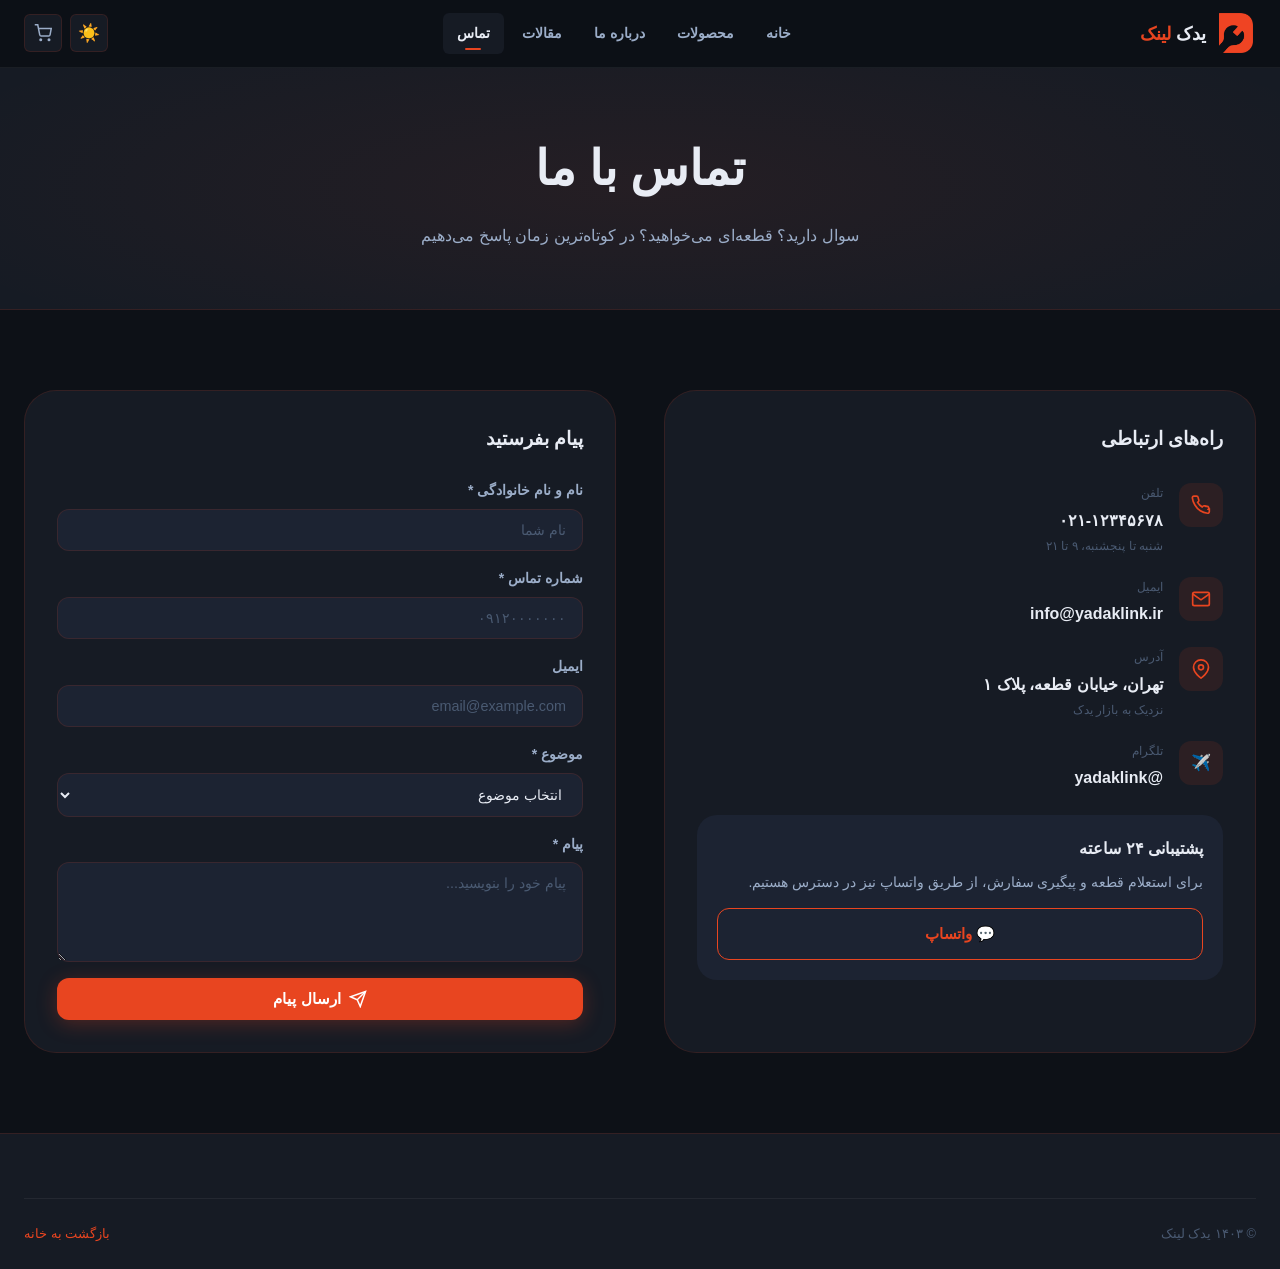
<file: contact.html>
<!DOCTYPE html>
<html lang="fa" dir="rtl" data-theme="dark">
<head>
  <meta charset="UTF-8">
  <meta name="viewport" content="width=device-width, initial-scale=1.0">
  <title>تماس با ما | یدک لینک</title>
  <link rel="icon" href="logos/icon.png">
  <link rel="stylesheet" href="https://cdn.fontcdn.ir/Font/Persian/IRANSans/IRANSans.css">
  <link rel="stylesheet" href="css/main.css">
  <script src="js/theme.js"></script>
</head>
<body data-page="contact">
  <div id="cursor-dot"></div>
  <div id="cursor-ring"></div>

  <nav class="site-nav">
    <div class="nav-container">
      <a href="index.html" class="nav-logo">
        <img src="logos/icon.png" alt="یدک لینک">
        <span class="nav-logo-text">یدک <span>لینک</span></span>
      </a>
      <div class="nav-links">
        <a href="index.html" class="nav-link">خانه</a>
        <a href="products.html" class="nav-link">محصولات</a>
        <a href="about.html" class="nav-link">درباره ما</a>
        <a href="blog.html" class="nav-link">مقالات</a>
        <a href="contact.html" class="nav-link active">تماس</a>
      </div>
      <div class="nav-actions">
        <button class="theme-toggle"><span class="theme-icon">☀️</span></button>
        <a href="cart.html" class="cart-btn">
          <svg width="18" height="18" viewBox="0 0 24 24" fill="none" stroke="currentColor" stroke-width="2"><circle cx="9" cy="21" r="1"/><circle cx="20" cy="21" r="1"/><path d="M1 1h4l2.68 13.39a2 2 0 0 0 2 1.61h9.72a2 2 0 0 0 2-1.61L23 6H6"/></svg>
          <span class="cart-badge">0</span>
        </a>
        <button id="menu-toggle" aria-label="منو" aria-expanded="false">
          <span class="hamburger-line"></span>
          <span class="hamburger-line"></span>
          <span class="hamburger-line"></span>
        </button>
      </div>
    </div>
  </nav>

  <div id="mobile-menu">
    <a href="index.html">خانه</a>
    <a href="products.html">محصولات</a>
    <a href="about.html">درباره ما</a>
    <a href="blog.html">مقالات</a>
    <a href="cart.html">سبد خرید</a>
  </div>

  <div class="page-body">
    <div class="page-hero hex-bg">
      <div class="container">
        <h1 class="page-hero-title">تماس با ما</h1>
        <p class="page-hero-sub">سوال دارید؟ قطعه‌ای می‌خواهید؟ در کوتاه‌ترین زمان پاسخ می‌دهیم</p>
      </div>
    </div>

    <section class="section">
      <div class="container">
        <div class="contact-grid">
          <div class="contact-info-card reveal">
            <div class="contact-info-title">راه‌های ارتباطی</div>

            <div class="contact-info-item">
              <div class="contact-info-icon">
                <svg width="20" height="20" viewBox="0 0 24 24" fill="none" stroke="currentColor" stroke-width="2"><path d="M22 16.92v3a2 2 0 0 1-2.18 2 19.79 19.79 0 0 1-8.63-3.07A19.5 19.5 0 0 1 4.69 12 19.79 19.79 0 0 1 1.61 3.46 2 2 0 0 1 3.59 1.28h3a2 2 0 0 1 2 1.72c.127.96.361 1.903.7 2.81a2 2 0 0 1-.45 2.11L7.91 8.84a16 16 0 0 0 5.55 5.55l.91-.91a2 2 0 0 1 2.11-.45c.907.339 1.85.573 2.81.7A2 2 0 0 1 21 16.92z"/></svg>
              </div>
              <div>
                <div class="contact-info-label">تلفن</div>
                <div class="contact-info-val">۰۲۱-۱۲۳۴۵۶۷۸</div>
                <div style="font-size:0.78rem;color:var(--text3);margin-top:2px">شنبه تا پنجشنبه، ۹ تا ۲۱</div>
              </div>
            </div>

            <div class="contact-info-item">
              <div class="contact-info-icon">
                <svg width="20" height="20" viewBox="0 0 24 24" fill="none" stroke="currentColor" stroke-width="2"><path d="M4 4h16c1.1 0 2 .9 2 2v12c0 1.1-.9 2-2 2H4c-1.1 0-2-.9-2-2V6c0-1.1.9-2 2-2z"/><polyline points="22,6 12,13 2,6"/></svg>
              </div>
              <div>
                <div class="contact-info-label">ایمیل</div>
                <div class="contact-info-val">info@yadaklink.ir</div>
              </div>
            </div>

            <div class="contact-info-item">
              <div class="contact-info-icon">
                <svg width="20" height="20" viewBox="0 0 24 24" fill="none" stroke="currentColor" stroke-width="2"><path d="M21 10c0 7-9 13-9 13s-9-6-9-13a9 9 0 0 1 18 0z"/><circle cx="12" cy="10" r="3"/></svg>
              </div>
              <div>
                <div class="contact-info-label">آدرس</div>
                <div class="contact-info-val">تهران، خیابان قطعه، پلاک ۱</div>
                <div style="font-size:0.78rem;color:var(--text3);margin-top:2px">نزدیک به بازار یدک</div>
              </div>
            </div>

            <div class="contact-info-item">
              <div class="contact-info-icon">✈️</div>
              <div>
                <div class="contact-info-label">تلگرام</div>
                <div class="contact-info-val">@yadaklink</div>
              </div>
            </div>

            <div style="margin-top:24px;padding:20px;background:var(--bg3);border-radius:var(--r-lg)">
              <div style="font-weight:700;margin-bottom:8px">پشتیبانی ۲۴ ساعته</div>
              <div style="font-size:0.875rem;color:var(--text2)">برای استعلام قطعه و پیگیری سفارش، از طریق واتساپ نیز در دسترس هستیم.</div>
              <a href="#" class="btn btn-outline" style="margin-top:14px;width:100%">💬 واتساپ</a>
            </div>
          </div>

          <div class="contact-form-card reveal">
            <div class="contact-form-title">پیام بفرستید</div>
            <form class="inquiry-form" onsubmit="event.preventDefault(); window.YL?.cart?.showToast('پیام شما ارسال شد. به زودی پاسخ می‌دهیم')">
              <div class="form-group">
                <label class="form-label">نام و نام خانوادگی *</label>
                <input type="text" class="form-input" placeholder="نام شما" required>
              </div>
              <div class="form-group">
                <label class="form-label">شماره تماس *</label>
                <input type="tel" class="form-input" placeholder="۰۹۱۲۰۰۰۰۰۰۰" required>
              </div>
              <div class="form-group">
                <label class="form-label">ایمیل</label>
                <input type="email" class="form-input" placeholder="email@example.com">
              </div>
              <div class="form-group">
                <label class="form-label">موضوع *</label>
                <select class="form-select" required>
                  <option value="">انتخاب موضوع</option>
                  <option>استعلام قطعه</option>
                  <option>پیگیری سفارش</option>
                  <option>شکایت و پیشنهاد</option>
                  <option>همکاری</option>
                  <option>سایر</option>
                </select>
              </div>
              <div class="form-group">
                <label class="form-label">پیام *</label>
                <textarea class="form-textarea" placeholder="پیام خود را بنویسید..." required></textarea>
              </div>
              <button type="submit" class="btn btn-primary btn-full">
                <svg width="18" height="18" viewBox="0 0 24 24" fill="none" stroke="currentColor" stroke-width="2"><line x1="22" y1="2" x2="11" y2="13"/><polygon points="22 2 15 22 11 13 2 9 22 2"/></svg>
                ارسال پیام
              </button>
            </form>
          </div>
        </div>
      </div>
    </section>

    <footer class="site-footer">
      <div class="container">
        <div class="footer-bottom" style="padding:24px 0">
          <div>© ۱۴۰۳ یدک لینک</div>
          <a href="index.html">بازگشت به خانه</a>
        </div>
      </div>
    </footer>
  </div>

  <script src="js/data.js"></script>
  <script src="js/cart.js"></script>
  <script src="js/cursor.js"></script>
  <script src="js/animations.js"></script>
  <script src="js/main.js"></script>
</body>
</html>
</file>
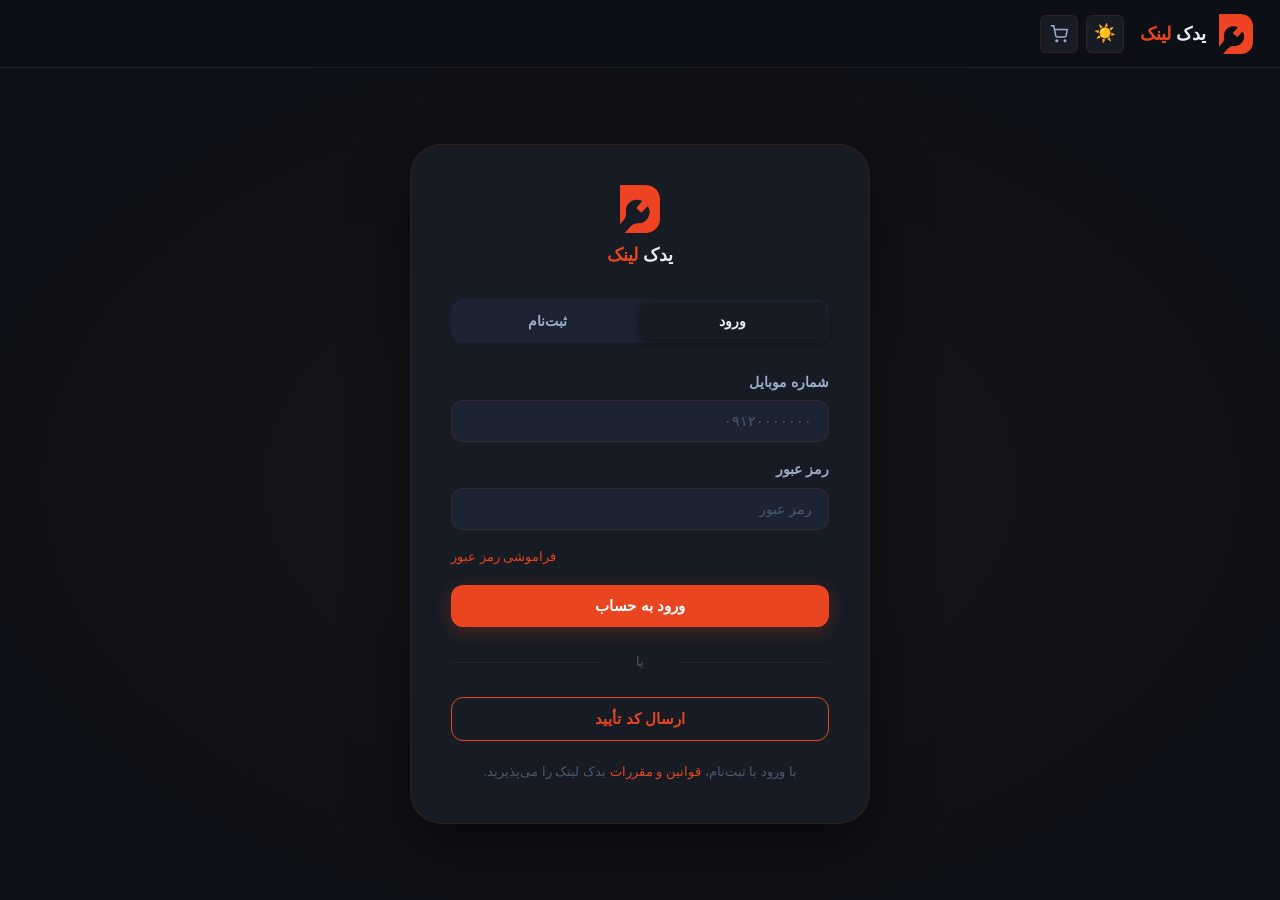
<file: login.html>
<!DOCTYPE html>
<html lang="fa" dir="rtl" data-theme="dark">
<head>
  <meta charset="UTF-8">
  <meta name="viewport" content="width=device-width, initial-scale=1.0">
  <title>ورود / ثبت‌نام | یدک لینک</title>
  <link rel="icon" href="logos/icon.png">
  <link rel="stylesheet" href="https://cdn.fontcdn.ir/Font/Persian/IRANSans/IRANSans.css">
  <link rel="stylesheet" href="css/main.css">
  <script src="js/theme.js"></script>
</head>
<body data-page="login">
  <div id="cursor-dot"></div>
  <div id="cursor-ring"></div>

  <nav class="site-nav">
    <div class="nav-container">
      <a href="index.html" class="nav-logo">
        <img src="logos/icon.png" alt="یدک لینک">
        <span class="nav-logo-text">یدک <span>لینک</span></span>
      </a>
      <div class="nav-actions">
        <button class="theme-toggle"><span class="theme-icon">☀️</span></button>
        <a href="cart.html" class="cart-btn">
          <svg width="18" height="18" viewBox="0 0 24 24" fill="none" stroke="currentColor" stroke-width="2"><circle cx="9" cy="21" r="1"/><circle cx="20" cy="21" r="1"/><path d="M1 1h4l2.68 13.39a2 2 0 0 0 2 1.61h9.72a2 2 0 0 0 2-1.61L23 6H6"/></svg>
          <span class="cart-badge">0</span>
        </a>
      </div>
    </div>
  </nav>

  <div class="page-body">
    <div class="auth-page">
      <div class="auth-card">
        <div class="auth-logo">
          <img src="logos/icon.png" alt="یدک لینک">
          <div class="auth-logo-name">یدک <span>لینک</span></div>
        </div>

        <div class="auth-tabs" id="auth-tabs">
          <button class="auth-tab active" data-auth="login" onclick="switchAuth('login')">ورود</button>
          <button class="auth-tab" data-auth="register" onclick="switchAuth('register')">ثبت‌نام</button>
        </div>

        <!-- Login Form -->
        <div id="login-form">
          <form class="auth-form" onsubmit="event.preventDefault(); window.YL?.cart?.showToast('ورود موفق — به یدک لینک خوش آمدید'); setTimeout(()=>location.href='index.html', 1500)">
            <div class="form-group">
              <label class="form-label">شماره موبایل</label>
              <input type="tel" class="form-input" placeholder="۰۹۱۲۰۰۰۰۰۰۰" required>
            </div>
            <div class="form-group">
              <label class="form-label">رمز عبور</label>
              <input type="password" class="form-input" placeholder="رمز عبور" required>
            </div>
            <div style="display:flex;justify-content:flex-end">
              <a href="#" style="font-size:0.82rem;color:var(--accent)">فراموشی رمز عبور</a>
            </div>
            <button type="submit" class="btn btn-primary btn-full">ورود به حساب</button>
            <div class="auth-divider">یا</div>
            <button type="button" class="btn btn-outline btn-full" onclick="window.YL?.cart?.showToast('ورود با OTP — در نسخه واقعی فعال می‌شود')">
              ارسال کد تأیید
            </button>
          </form>
        </div>

        <!-- Register Form -->
        <div id="register-form" class="hidden">
          <form class="auth-form" onsubmit="event.preventDefault(); window.YL?.cart?.showToast('ثبت‌نام موفق — خوش آمدید!')">
            <div class="form-group">
              <label class="form-label">نام و نام خانوادگی *</label>
              <input type="text" class="form-input" placeholder="نام شما" required>
            </div>
            <div class="form-group">
              <label class="form-label">شماره موبایل *</label>
              <input type="tel" class="form-input" placeholder="۰۹۱۲۰۰۰۰۰۰۰" required>
            </div>
            <div class="form-group">
              <label class="form-label">رمز عبور *</label>
              <input type="password" class="form-input" placeholder="حداقل ۸ کاراکتر" required>
            </div>
            <div class="form-group">
              <label class="form-label">تکرار رمز عبور *</label>
              <input type="password" class="form-input" placeholder="تکرار رمز عبور" required>
            </div>
            <button type="submit" class="btn btn-primary btn-full">ایجاد حساب کاربری</button>
          </form>
        </div>

        <div style="text-align:center;margin-top:20px;font-size:0.82rem;color:var(--text3)">
          با ورود یا ثبت‌نام، <a href="#" style="color:var(--accent)">قوانین و مقررات</a> یدک لینک را می‌پذیرید.
        </div>
      </div>
    </div>
  </div>

  <script>
    function switchAuth(tab) {
      document.querySelectorAll('.auth-tab').forEach(t => t.classList.toggle('active', t.dataset.auth === tab));
      document.getElementById('login-form').classList.toggle('hidden', tab !== 'login');
      document.getElementById('register-form').classList.toggle('hidden', tab !== 'register');
    }
  </script>

  <script src="js/data.js"></script>
  <script src="js/cart.js"></script>
  <script src="js/cursor.js"></script>
  <script src="js/animations.js"></script>
  <script src="js/main.js"></script>
</body>
</html>
</file>
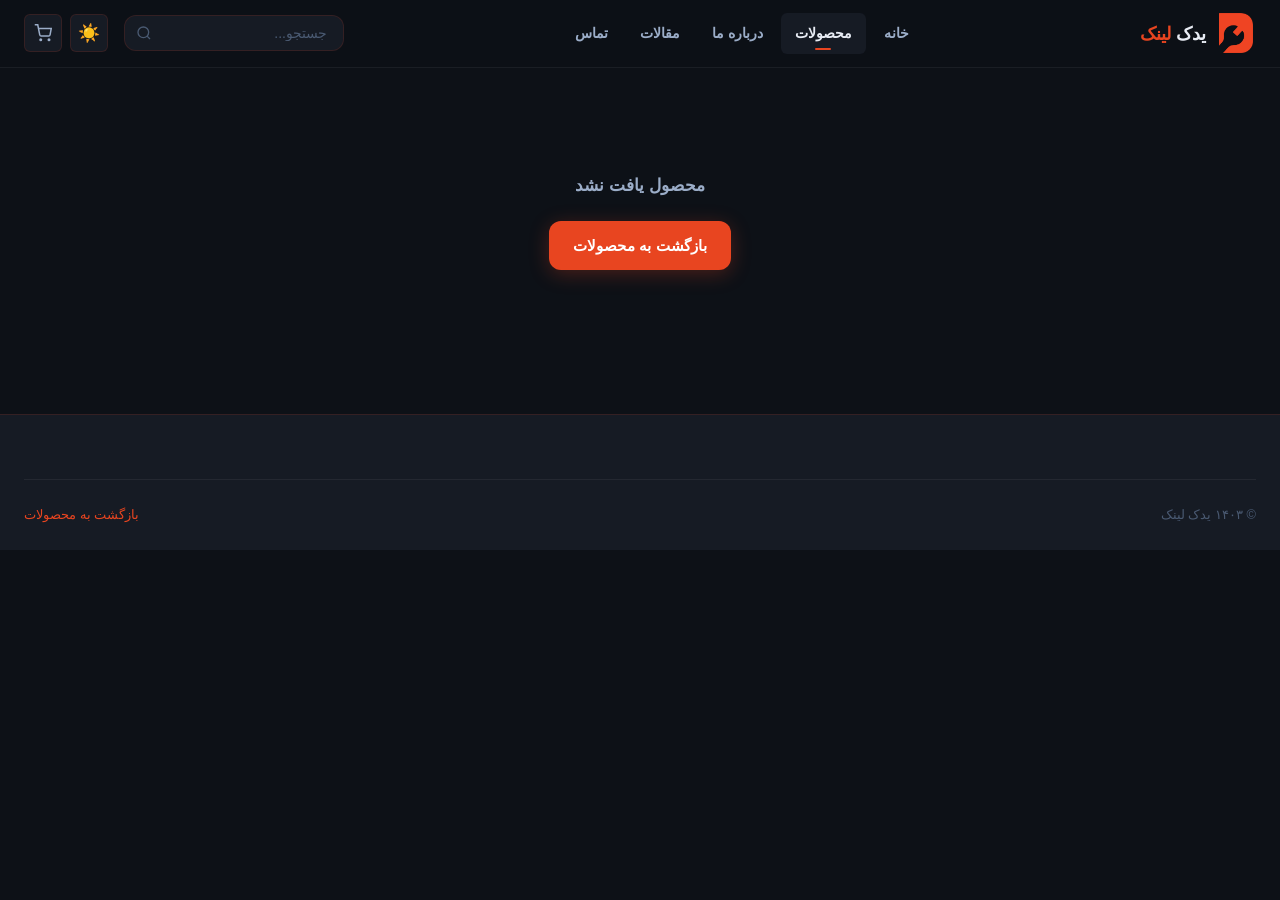
<file: product.html>
<!DOCTYPE html>
<html lang="fa" dir="rtl" data-theme="dark">
<head>
  <meta charset="UTF-8">
  <meta name="viewport" content="width=device-width, initial-scale=1.0">
  <title>محصول | یدک لینک</title>
  <link rel="icon" href="logos/icon.png">
  <link rel="stylesheet" href="https://cdn.fontcdn.ir/Font/Persian/IRANSans/IRANSans.css">
  <link rel="stylesheet" href="css/main.css">
  <script src="js/theme.js"></script>
</head>
<body data-page="product">
  <div id="cursor-dot"></div>
  <div id="cursor-ring"></div>

  <nav class="site-nav">
    <div class="nav-container">
      <a href="index.html" class="nav-logo">
        <img src="logos/icon.png" alt="یدک لینک">
        <span class="nav-logo-text">یدک <span>لینک</span></span>
      </a>
      <div class="nav-links">
        <a href="index.html" class="nav-link">خانه</a>
        <a href="products.html" class="nav-link active">محصولات</a>
        <a href="about.html" class="nav-link">درباره ما</a>
        <a href="blog.html" class="nav-link">مقالات</a>
        <a href="contact.html" class="nav-link">تماس</a>
      </div>
      <div class="nav-search-wrap">
        <svg class="nav-search-icon" width="16" height="16" viewBox="0 0 24 24" fill="none" stroke="currentColor" stroke-width="2"><circle cx="11" cy="11" r="8"/><path d="m21 21-4.35-4.35"/></svg>
        <input type="text" id="nav-search" placeholder="جستجو...">
        <div id="search-dropdown"></div>
      </div>
      <div class="nav-actions">
        <button class="theme-toggle"><span class="theme-icon">☀️</span></button>
        <a href="cart.html" class="cart-btn">
          <svg width="18" height="18" viewBox="0 0 24 24" fill="none" stroke="currentColor" stroke-width="2"><circle cx="9" cy="21" r="1"/><circle cx="20" cy="21" r="1"/><path d="M1 1h4l2.68 13.39a2 2 0 0 0 2 1.61h9.72a2 2 0 0 0 2-1.61L23 6H6"/></svg>
          <span class="cart-badge">0</span>
        </a>
        <button id="menu-toggle" aria-label="منو" aria-expanded="false">
          <span class="hamburger-line"></span>
          <span class="hamburger-line"></span>
          <span class="hamburger-line"></span>
        </button>
      </div>
    </div>
  </nav>

  <div id="mobile-menu">
    <a href="index.html">خانه</a>
    <a href="products.html">محصولات</a>
    <a href="about.html">درباره ما</a>
    <a href="contact.html">تماس با ما</a>
    <a href="cart.html">سبد خرید</a>
  </div>

  <div class="page-body">
    <div class="container" style="padding-top:40px;padding-bottom:80px">
      <div id="product-detail">
        <div class="empty-state" style="padding:6rem 0">
          <p>در حال بارگذاری محصول...</p>
        </div>
      </div>
    </div>

    <footer class="site-footer">
      <div class="container">
        <div class="footer-bottom" style="padding:24px 0">
          <div>© ۱۴۰۳ یدک لینک</div>
          <a href="products.html">بازگشت به محصولات</a>
        </div>
      </div>
    </footer>
  </div>

  <script src="js/data.js"></script>
  <script src="js/cart.js"></script>
  <script src="js/cursor.js"></script>
  <script src="js/animations.js"></script>
  <script src="js/main.js"></script>
</body>
</html>
</file>
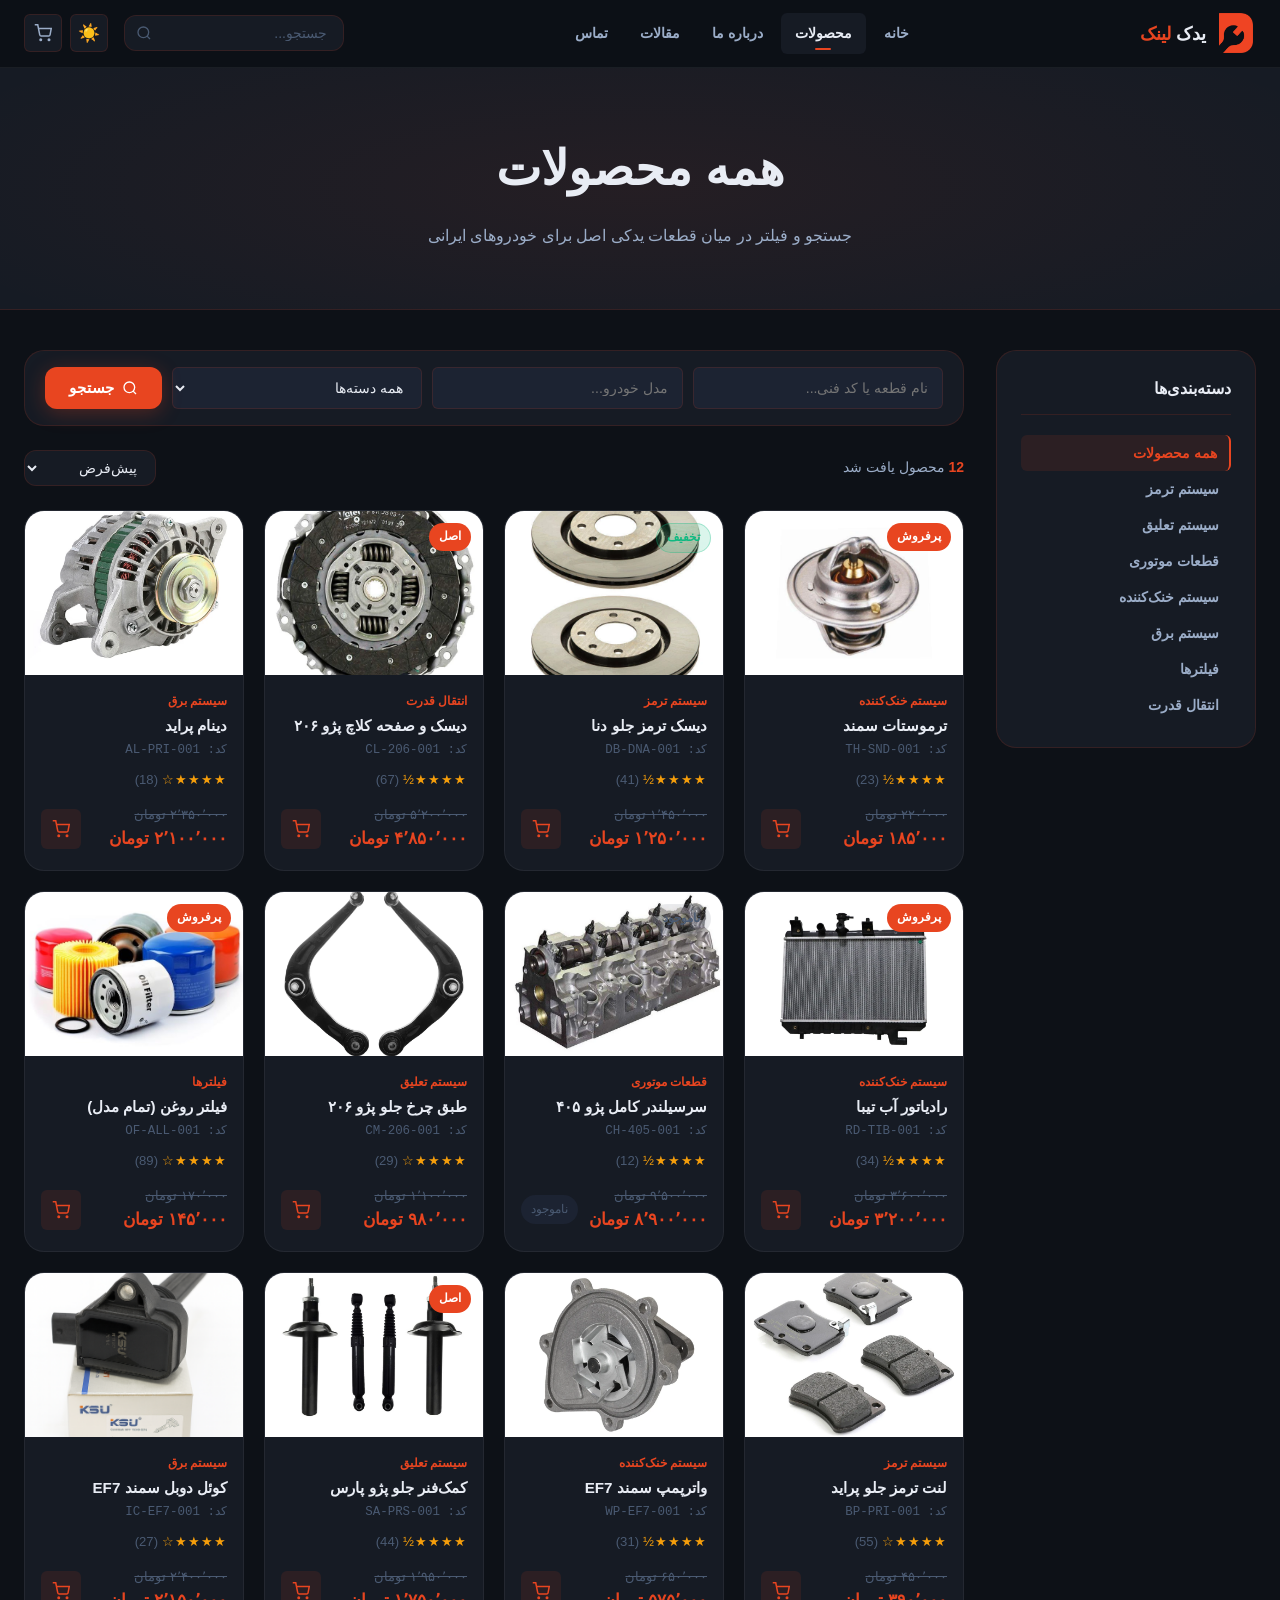
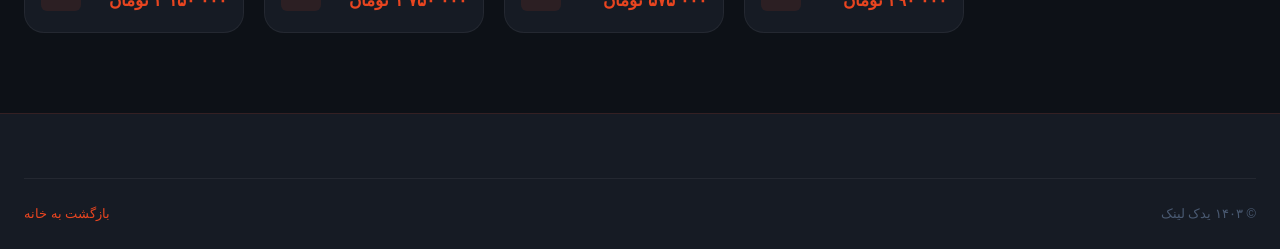
<file: products.html>
<!DOCTYPE html>
<html lang="fa" dir="rtl" data-theme="dark">
<head>
  <meta charset="UTF-8">
  <meta name="viewport" content="width=device-width, initial-scale=1.0">
  <title>محصولات | یدک لینک</title>
  <link rel="icon" href="logos/icon.png">
  <link rel="stylesheet" href="https://cdn.fontcdn.ir/Font/Persian/IRANSans/IRANSans.css">
  <link rel="stylesheet" href="css/main.css">
  <script src="js/theme.js"></script>
</head>
<body data-page="products">
  <div id="cursor-dot"></div>
  <div id="cursor-ring"></div>

  <nav class="site-nav">
    <div class="nav-container">
      <a href="index.html" class="nav-logo">
        <img src="logos/icon.png" alt="یدک لینک">
        <span class="nav-logo-text">یدک <span>لینک</span></span>
      </a>
      <div class="nav-links">
        <a href="index.html" class="nav-link">خانه</a>
        <a href="products.html" class="nav-link active">محصولات</a>
        <a href="about.html" class="nav-link">درباره ما</a>
        <a href="blog.html" class="nav-link">مقالات</a>
        <a href="contact.html" class="nav-link">تماس</a>
      </div>
      <div class="nav-search-wrap">
        <svg class="nav-search-icon" width="16" height="16" viewBox="0 0 24 24" fill="none" stroke="currentColor" stroke-width="2"><circle cx="11" cy="11" r="8"/><path d="m21 21-4.35-4.35"/></svg>
        <input type="text" id="nav-search" placeholder="جستجو...">
        <div id="search-dropdown"></div>
      </div>
      <div class="nav-actions">
        <button class="theme-toggle"><span class="theme-icon">☀️</span></button>
        <a href="cart.html" class="cart-btn">
          <svg width="18" height="18" viewBox="0 0 24 24" fill="none" stroke="currentColor" stroke-width="2"><circle cx="9" cy="21" r="1"/><circle cx="20" cy="21" r="1"/><path d="M1 1h4l2.68 13.39a2 2 0 0 0 2 1.61h9.72a2 2 0 0 0 2-1.61L23 6H6"/></svg>
          <span class="cart-badge">0</span>
        </a>
        <button id="menu-toggle" aria-label="منو" aria-expanded="false">
          <span class="hamburger-line"></span>
          <span class="hamburger-line"></span>
          <span class="hamburger-line"></span>
        </button>
      </div>
    </div>
  </nav>

  <div id="mobile-menu">
    <a href="index.html">خانه</a>
    <a href="products.html">محصولات</a>
    <a href="about.html">درباره ما</a>
    <a href="blog.html">مقالات</a>
    <a href="contact.html">تماس با ما</a>
    <a href="cart.html">سبد خرید</a>
  </div>

  <div class="page-body">
    <div class="page-hero">
      <div class="container">
        <h1 class="page-hero-title">همه محصولات</h1>
        <p class="page-hero-sub">جستجو و فیلتر در میان قطعات یدکی اصل برای خودروهای ایرانی</p>
      </div>
    </div>

    <div class="container">
      <div class="products-page-layout">
        <!-- Sidebar -->
        <aside class="filter-sidebar">
          <div class="filter-sidebar-title">دسته‌بندی‌ها</div>
          <button class="sidebar-cat-btn active" data-cat-filter="all">همه محصولات</button>
          <button class="sidebar-cat-btn" data-cat-filter="brake">سیستم ترمز</button>
          <button class="sidebar-cat-btn" data-cat-filter="susp">سیستم تعلیق</button>
          <button class="sidebar-cat-btn" data-cat-filter="engine">قطعات موتوری</button>
          <button class="sidebar-cat-btn" data-cat-filter="cooling">سیستم خنک‌کننده</button>
          <button class="sidebar-cat-btn" data-cat-filter="electric">سیستم برق</button>
          <button class="sidebar-cat-btn" data-cat-filter="filter">فیلترها</button>
          <button class="sidebar-cat-btn" data-cat-filter="trans">انتقال قدرت</button>
        </aside>

        <!-- Products Main -->
        <div>
          <!-- Search Bar -->
          <form class="products-search-bar" id="filter-form">
            <input type="text" id="search-input" placeholder="نام قطعه یا کد فنی...">
            <input type="text" id="car-input" placeholder="مدل خودرو...">
            <select id="cat-select">
              <option value="all">همه دسته‌ها</option>
            </select>
            <button type="submit" class="btn btn-primary">
              <svg width="16" height="16" viewBox="0 0 24 24" fill="none" stroke="currentColor" stroke-width="2"><circle cx="11" cy="11" r="8"/><path d="m21 21-4.35-4.35"/></svg>
              جستجو
            </button>
          </form>

          <!-- Header Row -->
          <div class="products-main-header">
            <div class="results-info">
              <strong id="results-count">۰</strong> محصول یافت شد
            </div>
            <select class="sort-select" id="sort-select">
              <option value="default">پیش‌فرض</option>
              <option value="price-asc">ارزان‌ترین</option>
              <option value="price-desc">گران‌ترین</option>
              <option value="rating">بیشترین امتیاز</option>
            </select>
          </div>

          <!-- Grid -->
          <div class="products-grid" id="products-grid">
            <div class="empty-state">
              <p>در حال بارگذاری...</p>
            </div>
          </div>
        </div>
      </div>
    </div>

    <footer class="site-footer">
      <div class="container">
        <div class="footer-bottom" style="padding:24px 0">
          <div>© ۱۴۰۳ یدک لینک</div>
          <a href="index.html">بازگشت به خانه</a>
        </div>
      </div>
    </footer>
  </div>

  <script src="js/data.js"></script>
  <script src="js/cart.js"></script>
  <script src="js/cursor.js"></script>
  <script src="js/animations.js"></script>
  <script src="js/main.js"></script>
</body>
</html>
</file>
<file: css/main.css>
/* ═══════════════════════════════════════════════════════════════
   YADAK LINK — Design System
   Accent: #E84520 | Font: IRANSans | Base: dark
   ═══════════════════════════════════════════════════════════════ */

/* ── 1. Tokens ─────────────────────────────────────────────────── */
:root {
  /* Accent */
  --accent:       #E84520;
  --accent-h:     #C93A1A;
  --accent-light: #FF6240;
  --accent-glow:  rgba(232, 69, 32, 0.28);
  --accent-subtle:rgba(232, 69, 32, 0.10);

  /* Dark mode (default) */
  --bg:       #0D1117;
  --bg2:      #161B24;
  --bg3:      #1C2332;
  --bg4:      #232C3F;
  --text:     #E8ECF4;
  --text2:    #9BADC8;
  --text3:    #4A5A72;
  --border:   rgba(232, 69, 32, 0.14);
  --border2:  rgba(255,255,255,0.06);
  --shadow:   rgba(0,0,0,0.5);

  /* Radii */
  --r-sm: 6px;
  --r-md: 12px;
  --r-lg: 20px;
  --r-xl: 32px;

  /* Transitions */
  --t: 0.25s cubic-bezier(0.4, 0, 0.2, 1);

  /* Nav height */
  --nav-h: 68px;
}

[data-theme="light"] {
  --bg:     #F0F2F5;
  --bg2:    #FFFFFF;
  --bg3:    #F8F9FB;
  --bg4:    #EDEEF2;
  --text:   #111827;
  --text2:  #374151;
  --text3:  #6B7280;
  --border: rgba(0,0,0,0.09);
  --border2:rgba(0,0,0,0.05);
  --shadow: rgba(0,0,0,0.12);
}

/* ── 2. Reset ──────────────────────────────────────────────────── */
*, *::before, *::after { box-sizing: border-box; margin: 0; padding: 0; }

html {
  scroll-behavior: smooth;
  font-size: 16px;
  direction: rtl;
}

body {
  font-family: IRANSans, Tahoma, Arial, sans-serif;
  background: var(--bg);
  color: var(--text);
  line-height: 1.7;
  overflow-x: hidden;
  transition: background var(--t), color var(--t);
  cursor: none;
}

@media (pointer: coarse) { body { cursor: auto; } }

a { color: inherit; text-decoration: none; }
img { max-width: 100%; display: block; }
button { font-family: inherit; cursor: pointer; border: none; background: none; }
input, select, textarea { font-family: inherit; }
ul, ol { list-style: none; }

/* ── 3. Scrollbar ──────────────────────────────────────────────── */
::-webkit-scrollbar       { width: 5px; height: 5px; }
::-webkit-scrollbar-track { background: var(--bg2); }
::-webkit-scrollbar-thumb { background: var(--accent); border-radius: 4px; }
::-webkit-scrollbar-thumb:hover { background: var(--accent-h); }

/* ── 4. Custom Cursor ──────────────────────────────────────────── */
#cursor-dot {
  position: fixed; top: 0; left: 0; z-index: 9999;
  width: 8px; height: 8px;
  background: var(--accent);
  border-radius: 50%;
  pointer-events: none;
  opacity: 0;
  transition: opacity 0.3s;
}

#cursor-ring {
  position: fixed; top: 0; left: 0; z-index: 9998;
  width: 32px; height: 32px;
  border: 1.5px solid var(--accent);
  border-radius: 50%;
  pointer-events: none;
  opacity: 0;
  transition: opacity 0.3s, width 0.25s, height 0.25s, border-color 0.25s;
  box-shadow: 0 0 10px var(--accent-glow);
}

#cursor-ring.cursor-hover {
  width: 50px; height: 50px;
  border-color: var(--accent-light);
  box-shadow: 0 0 20px var(--accent-glow);
  background: rgba(232,69,32,0.05);
}

#cursor-ring.cursor-click {
  width: 24px; height: 24px;
  background: var(--accent-subtle);
}

/* ── 5. Hex Background Texture ─────────────────────────────────── */
.hex-bg {
  position: relative;
}
.hex-bg::before {
  content: '';
  position: absolute;
  inset: 0;
  background-image: url("data:image/svg+xml,%3Csvg xmlns='http://www.w3.org/2000/svg' width='56' height='48'%3E%3Cpolygon points='28,2 54,16 54,32 28,46 2,32 2,16' fill='none' stroke='rgba(232,69,32,0.07)' stroke-width='1'/%3E%3C/svg%3E");
  background-size: 56px 48px;
  pointer-events: none;
  z-index: 0;
}
.hex-bg > * { position: relative; z-index: 1; }

/* ── 6. Typography ─────────────────────────────────────────────── */
.display    { font-size: clamp(2rem, 5vw, 3.8rem); font-weight: 900; line-height: 1.2; }
.heading-1  { font-size: clamp(1.6rem, 3.5vw, 2.6rem); font-weight: 800; line-height: 1.3; }
.heading-2  { font-size: clamp(1.3rem, 2.5vw, 2rem);   font-weight: 700; line-height: 1.35; }
.heading-3  { font-size: 1.25rem; font-weight: 700; }
.body-lg    { font-size: 1.1rem; }
.body-sm    { font-size: 0.875rem; }
.caption    { font-size: 0.8rem; color: var(--text3); }
.code-text  { font-family: 'Courier New', monospace; font-size: 0.85rem; }

/* ── 7. Layout ─────────────────────────────────────────────────── */
.container {
  max-width: 1280px;
  margin: 0 auto;
  padding: 0 24px;
}

.section {
  padding: 80px 0;
}

.section-sm {
  padding: 50px 0;
}

.section-header {
  text-align: center;
  margin-bottom: 56px;
}

.section-label {
  display: inline-flex;
  align-items: center;
  gap: 8px;
  color: var(--accent);
  font-size: 0.85rem;
  font-weight: 700;
  letter-spacing: 0.05em;
  text-transform: uppercase;
  margin-bottom: 12px;
}

.section-label::before,
.section-label::after {
  content: '';
  width: 24px;
  height: 2px;
  background: var(--accent);
  border-radius: 2px;
}

.section-title {
  font-size: clamp(1.5rem, 3vw, 2.2rem);
  font-weight: 800;
  margin-bottom: 12px;
}

.section-sub {
  color: var(--text2);
  max-width: 560px;
  margin: 0 auto;
}

/* Angled section divider */
.angled-top {
  position: relative;
  padding-top: 100px;
}
.angled-top::before {
  content: '';
  position: absolute;
  top: -40px; left: 0; right: 0;
  height: 80px;
  background: var(--bg2);
  clip-path: polygon(0 60%, 100% 0, 100% 100%, 0 100%);
  z-index: 0;
}

/* ── 8. Buttons ────────────────────────────────────────────────── */
.btn {
  display: inline-flex;
  align-items: center;
  justify-content: center;
  gap: 8px;
  padding: 12px 24px;
  border-radius: var(--r-md);
  font-size: 0.95rem;
  font-weight: 700;
  transition: all var(--t);
  white-space: nowrap;
  position: relative;
  overflow: hidden;
}

.btn::after {
  content: '';
  position: absolute;
  inset: 0;
  background: rgba(255,255,255,0);
  transition: background var(--t);
}
.btn:hover::after { background: rgba(255,255,255,0.06); }
.btn:active { transform: scale(0.97); }

.btn-primary {
  background: var(--accent);
  color: #fff;
  box-shadow: 0 4px 20px var(--accent-glow);
}
.btn-primary:hover {
  background: var(--accent-h);
  box-shadow: 0 6px 28px var(--accent-glow);
  transform: translateY(-1px);
}

.btn-outline {
  border: 1.5px solid var(--accent);
  color: var(--accent);
  background: transparent;
}
.btn-outline:hover {
  background: var(--accent-subtle);
  border-color: var(--accent-light);
}

.btn-ghost {
  color: var(--accent);
  background: transparent;
  padding-right: 0;
  padding-left: 0;
}
.btn-ghost:hover { color: var(--accent-light); }

.btn-cart {
  width: 40px; height: 40px;
  padding: 0;
  border-radius: var(--r-sm);
  background: var(--accent-subtle);
  color: var(--accent);
  flex-shrink: 0;
}
.btn-cart:hover {
  background: var(--accent);
  color: #fff;
}

.btn-lg { padding: 16px 36px; font-size: 1.05rem; }
.btn-full { width: 100%; }

@keyframes bounce {
  0%, 100% { transform: scale(1); }
  30%       { transform: scale(1.2); }
  60%       { transform: scale(0.95); }
}
.btn-bounce { animation: bounce 0.5s ease; }

/* ── 9. Toast ──────────────────────────────────────────────────── */
#toast-container {
  position: fixed;
  bottom: 32px;
  right: 32px;
  z-index: 9000;
  display: flex;
  flex-direction: column;
  gap: 10px;
}

.toast {
  background: var(--bg3);
  color: var(--text);
  padding: 14px 20px;
  border-radius: var(--r-md);
  border-right: 4px solid var(--accent);
  box-shadow: 0 8px 30px var(--shadow);
  font-size: 0.9rem;
  display: flex;
  align-items: center;
  gap: 10px;
  opacity: 0;
  transform: translateX(30px);
  transition: opacity 0.35s, transform 0.35s;
  max-width: 320px;
}

.toast.toast-show { opacity: 1; transform: translateX(0); }
.toast-icon { color: var(--accent); font-weight: bold; }

/* ── 10. Nav ───────────────────────────────────────────────────── */
.site-nav {
  position: fixed;
  top: 0; right: 0; left: 0;
  z-index: 100;
  height: var(--nav-h);
  display: flex;
  align-items: center;
  background: rgba(13, 17, 23, 0.85);
  backdrop-filter: blur(14px);
  -webkit-backdrop-filter: blur(14px);
  border-bottom: 1px solid var(--border2);
  transition: box-shadow var(--t), background var(--t);
}

[data-theme="light"] .site-nav {
  background: rgba(240, 242, 245, 0.9);
}

.site-nav.nav-scrolled {
  box-shadow: 0 4px 24px var(--shadow);
  background: rgba(13, 17, 23, 0.97);
}

[data-theme="light"] .site-nav.nav-scrolled {
  background: rgba(240, 242, 245, 0.98);
}

.nav-container {
  max-width: 1280px;
  width: 100%;
  margin: 0 auto;
  padding: 0 24px;
  display: flex;
  align-items: center;
  gap: 16px;
}

.nav-logo {
  display: flex;
  align-items: center;
  gap: 10px;
  flex-shrink: 0;
}

.nav-logo img {
  width: 40px;
  height: 40px;
  object-fit: contain;
}

.nav-logo-text {
  font-size: 1.15rem;
  font-weight: 900;
  color: var(--text);
}

.nav-logo-text span { color: var(--accent); }

.nav-links {
  display: flex;
  align-items: center;
  gap: 4px;
  flex: 1;
  justify-content: center;
}

.nav-link {
  padding: 8px 14px;
  border-radius: var(--r-sm);
  font-size: 0.9rem;
  font-weight: 600;
  color: var(--text2);
  transition: all var(--t);
  position: relative;
}

.nav-link:hover,
.nav-link.active {
  color: var(--text);
  background: var(--bg2);
}

.nav-link.active::after {
  content: '';
  position: absolute;
  bottom: 4px; left: 50%;
  transform: translateX(-50%);
  width: 16px; height: 2px;
  background: var(--accent);
  border-radius: 2px;
}

/* Dropdown */
.nav-dropdown {
  position: relative;
}

.nav-dropdown-menu {
  position: absolute;
  top: calc(100% + 8px);
  right: 0;
  min-width: 200px;
  background: var(--bg2);
  border: 1px solid var(--border);
  border-radius: var(--r-md);
  box-shadow: 0 12px 40px var(--shadow);
  padding: 8px;
  display: none;
  z-index: 200;
}

.nav-dropdown:hover .nav-dropdown-menu,
.nav-dropdown:focus-within .nav-dropdown-menu {
  display: block;
  animation: dropIn 0.2s ease;
}

@keyframes dropIn {
  from { opacity: 0; transform: translateY(-8px); }
  to   { opacity: 1; transform: translateY(0); }
}

.nav-dropdown-menu a {
  display: flex;
  align-items: center;
  gap: 10px;
  padding: 10px 12px;
  border-radius: var(--r-sm);
  font-size: 0.875rem;
  color: var(--text2);
  transition: all var(--t);
}

.nav-dropdown-menu a:hover {
  background: var(--bg3);
  color: var(--accent);
}

/* Search */
.nav-search-wrap {
  position: relative;
  width: 220px;
  flex-shrink: 0;
}

#nav-search {
  width: 100%;
  padding: 9px 16px 9px 40px;
  background: var(--bg2);
  border: 1px solid var(--border);
  border-radius: var(--r-md);
  color: var(--text);
  font-size: 0.875rem;
  transition: border-color var(--t), box-shadow var(--t);
  direction: rtl;
}

#nav-search:focus {
  outline: none;
  border-color: var(--accent);
  box-shadow: 0 0 0 3px var(--accent-subtle);
}

#nav-search::placeholder { color: var(--text3); }

.nav-search-icon {
  position: absolute;
  left: 12px;
  top: 50%;
  transform: translateY(-50%);
  color: var(--text3);
  pointer-events: none;
}

#search-dropdown {
  position: absolute;
  top: calc(100% + 6px);
  right: 0; left: 0;
  background: var(--bg2);
  border: 1px solid var(--border);
  border-radius: var(--r-md);
  box-shadow: 0 12px 40px var(--shadow);
  z-index: 300;
  display: none;
  overflow: hidden;
}
#search-dropdown.open { display: block; animation: dropIn 0.2s ease; }

.search-suggest-item {
  display: flex;
  align-items: center;
  gap: 12px;
  padding: 10px 14px;
  transition: background var(--t);
}
.search-suggest-item:hover { background: var(--bg3); }
.search-suggest-item img { width: 44px; height: 44px; object-fit: cover; border-radius: var(--r-sm); }
.suggest-name  { font-size: 0.875rem; font-weight: 600; }
.suggest-price { font-size: 0.8rem; color: var(--accent); }

/* Nav actions */
.nav-actions {
  display: flex;
  align-items: center;
  gap: 8px;
  flex-shrink: 0;
}

.theme-toggle {
  width: 38px; height: 38px;
  border-radius: var(--r-sm);
  background: var(--bg2);
  border: 1px solid var(--border);
  display: flex;
  align-items: center;
  justify-content: center;
  font-size: 1.1rem;
  transition: all var(--t);
}
.theme-toggle:hover { border-color: var(--accent); background: var(--bg3); }

.cart-btn {
  position: relative;
  width: 38px; height: 38px;
  border-radius: var(--r-sm);
  background: var(--bg2);
  border: 1px solid var(--border);
  display: flex;
  align-items: center;
  justify-content: center;
  color: var(--text2);
  transition: all var(--t);
}
.cart-btn:hover { border-color: var(--accent); color: var(--accent); background: var(--bg3); }

.cart-badge {
  position: absolute;
  top: -6px;
  left: -6px;
  min-width: 18px; height: 18px;
  background: var(--accent);
  color: #fff;
  font-size: 0.7rem;
  font-weight: 700;
  border-radius: 10px;
  display: none;
  align-items: center;
  justify-content: center;
  padding: 0 4px;
}

/* Hamburger */
#menu-toggle {
  display: none;
  flex-direction: column;
  gap: 5px;
  width: 38px; height: 38px;
  align-items: center;
  justify-content: center;
  border-radius: var(--r-sm);
  background: var(--bg2);
  border: 1px solid var(--border);
}

.hamburger-line {
  width: 20px; height: 2px;
  background: var(--text2);
  border-radius: 2px;
  transition: all var(--t);
}

#menu-toggle.active .hamburger-line:nth-child(1) { transform: rotate(45deg) translate(5px, 5px); }
#menu-toggle.active .hamburger-line:nth-child(2) { opacity: 0; }
#menu-toggle.active .hamburger-line:nth-child(3) { transform: rotate(-45deg) translate(5px, -5px); }

/* Mobile menu */
#mobile-menu {
  display: none;
  position: fixed;
  top: var(--nav-h);
  right: 0; left: 0;
  background: var(--bg2);
  border-bottom: 1px solid var(--border);
  padding: 16px 24px;
  z-index: 99;
  animation: slideDown 0.25s ease;
}

@keyframes slideDown {
  from { opacity: 0; transform: translateY(-10px); }
  to   { opacity: 1; transform: translateY(0); }
}

#mobile-menu.open { display: block; }
#mobile-menu a {
  display: block;
  padding: 12px 0;
  font-weight: 600;
  color: var(--text2);
  border-bottom: 1px solid var(--border2);
  transition: color var(--t);
}
#mobile-menu a:last-child { border-bottom: none; }
#mobile-menu a:hover { color: var(--accent); }

/* Page offset */
.page-body { padding-top: var(--nav-h); }

/* ── 11. Hero ──────────────────────────────────────────────────── */
.hero {
  min-height: calc(100vh - var(--nav-h));
  display: grid;
  grid-template-columns: 1fr 1fr;
  gap: 48px;
  align-items: center;
  padding: 60px 0 80px;
  position: relative;
  overflow: hidden;
}

.hero-bg {
  position: absolute;
  inset: 0;
  background: radial-gradient(ellipse 60% 60% at 20% 50%, rgba(232,69,32,0.09) 0%, transparent 70%),
              radial-gradient(ellipse 40% 60% at 80% 20%, rgba(232,69,32,0.05) 0%, transparent 70%);
  pointer-events: none;
}

.hero-content {
  position: relative;
  z-index: 1;
}

.hero-tag {
  display: inline-flex;
  align-items: center;
  gap: 8px;
  background: var(--accent-subtle);
  border: 1px solid var(--accent);
  color: var(--accent);
  padding: 6px 14px;
  border-radius: 100px;
  font-size: 0.8rem;
  font-weight: 700;
  margin-bottom: 20px;
  animation: fadeSlideIn 0.6s ease both;
}

.hero-tag-dot {
  width: 7px; height: 7px;
  background: var(--accent);
  border-radius: 50%;
  animation: pulse 1.5s infinite;
}

@keyframes pulse {
  0%, 100% { opacity: 1; transform: scale(1); }
  50%       { opacity: 0.5; transform: scale(0.8); }
}

.hero-heading {
  font-size: clamp(2.2rem, 5vw, 4rem);
  font-weight: 900;
  line-height: 1.2;
  margin-bottom: 20px;
  animation: fadeSlideIn 0.7s 0.1s ease both;
}

.hero-heading-accent {
  color: var(--accent);
  position: relative;
}

#hero-typewriter {
  color: var(--accent);
  position: relative;
}

#hero-typewriter::after {
  content: '|';
  animation: blink 0.7s infinite;
  color: var(--accent);
}

@keyframes blink {
  0%, 100% { opacity: 1; }
  50%       { opacity: 0; }
}

.hero-desc {
  color: var(--text2);
  font-size: 1rem;
  margin-bottom: 28px;
  max-width: 460px;
  animation: fadeSlideIn 0.7s 0.2s ease both;
}

.hero-stats {
  display: flex;
  gap: 32px;
  margin-bottom: 32px;
  animation: fadeSlideIn 0.7s 0.3s ease both;
}

.hero-stat-num {
  font-size: 1.9rem;
  font-weight: 900;
  color: var(--accent);
  line-height: 1;
}

.hero-stat-label {
  font-size: 0.8rem;
  color: var(--text3);
  margin-top: 2px;
}

.hero-cta {
  display: flex;
  gap: 12px;
  flex-wrap: wrap;
  animation: fadeSlideIn 0.7s 0.4s ease both;
}

/* Hero trust badges */
.hero-trust {
  display: flex;
  gap: 20px;
  margin-top: 24px;
  flex-wrap: wrap;
  animation: fadeSlideIn 0.7s 0.5s ease both;
}

.hero-trust-item {
  display: flex;
  align-items: center;
  gap: 8px;
  font-size: 0.82rem;
  color: var(--text2);
}

.hero-trust-item svg { color: var(--accent); flex-shrink: 0; }

/* Hero visual (right side) */
.hero-visual {
  position: relative;
  z-index: 1;
  animation: fadeSlideIn 0.8s 0.2s ease both;
}

.hero-card {
  background: var(--bg2);
  border: 1px solid var(--border);
  border-radius: var(--r-xl);
  padding: 24px;
  box-shadow: 0 24px 60px var(--shadow), 0 0 40px var(--accent-glow);
  animation: float 4s ease-in-out infinite;
  position: relative;
  overflow: hidden;
}

.hero-card::before {
  content: '';
  position: absolute;
  top: 0; right: 0;
  width: 4px; height: 100%;
  background: linear-gradient(to bottom, var(--accent), transparent);
  border-radius: 0 var(--r-xl) var(--r-xl) 0;
}

@keyframes float {
  0%, 100% { transform: translateY(0); }
  50%       { transform: translateY(-12px); }
}

.hero-card-label {
  display: flex;
  align-items: center;
  justify-content: space-between;
  margin-bottom: 16px;
}

.hero-card-title { font-weight: 700; font-size: 0.95rem; }

.hero-card-status {
  display: inline-flex;
  align-items: center;
  gap: 6px;
  background: rgba(16, 185, 129, 0.12);
  color: #10b981;
  padding: 4px 10px;
  border-radius: 100px;
  font-size: 0.75rem;
  font-weight: 700;
}

.hero-card-img {
  width: 100%;
  aspect-ratio: 16/10;
  object-fit: cover;
  border-radius: var(--r-md);
  margin-bottom: 16px;
}

.hero-card-stats {
  display: grid;
  grid-template-columns: repeat(3, 1fr);
  gap: 1px;
  background: var(--border);
  border-radius: var(--r-md);
  overflow: hidden;
}

.hero-card-stat {
  background: var(--bg3);
  padding: 12px 8px;
  text-align: center;
}

.hero-card-stat-num  { font-size: 1.2rem; font-weight: 900; color: var(--accent); }
.hero-card-stat-text { font-size: 0.72rem; color: var(--text3); }

/* Hero search */
.hero-search {
  background: var(--bg2);
  border: 1px solid var(--border);
  border-radius: var(--r-xl);
  padding: 16px 20px;
  margin-top: 48px;
  display: flex;
  align-items: center;
  gap: 12px;
  flex-wrap: wrap;
  animation: fadeSlideIn 0.8s 0.5s ease both;
}

.hero-search select,
.hero-search input[type="text"] {
  background: var(--bg3);
  border: 1px solid var(--border);
  border-radius: var(--r-md);
  padding: 10px 14px;
  color: var(--text);
  font-size: 0.875rem;
  flex: 1;
  min-width: 140px;
  transition: border-color var(--t);
  direction: rtl;
}

.hero-search select:focus,
.hero-search input[type="text"]:focus {
  outline: none;
  border-color: var(--accent);
}

.hero-search select::placeholder,
.hero-search input[type="text"]::placeholder { color: var(--text3); }

@keyframes fadeSlideIn {
  from { opacity: 0; transform: translateY(20px); }
  to   { opacity: 1; transform: translateY(0); }
}

/* ── 12. Scroll Reveal ─────────────────────────────────────────── */
.reveal {
  opacity: 0;
  transform: translateY(28px);
  transition: opacity 0.6s ease, transform 0.6s ease;
}
.reveal.revealed {
  opacity: 1;
  transform: none;
}

/* ── 13. Category Grid ─────────────────────────────────────────── */
.categories-section {
  background: var(--bg2);
  position: relative;
}

#categories-grid {
  display: grid;
  grid-template-columns: repeat(4, 1fr);
  gap: 16px;
}

.cat-card {
  background: var(--bg3);
  border: 1px solid var(--border);
  border-radius: var(--r-lg);
  padding: 28px 20px;
  text-align: center;
  transition: all var(--t);
  display: block;
  position: relative;
  overflow: hidden;
}

.cat-card::before {
  content: '';
  position: absolute;
  bottom: 0; right: 0; left: 0;
  height: 3px;
  background: var(--accent);
  transform: scaleX(0);
  transition: transform var(--t);
  transform-origin: center;
}

.cat-card:hover {
  border-color: var(--accent);
  background: var(--bg4);
  transform: translateY(-4px);
  box-shadow: 0 12px 40px var(--accent-glow);
}

.cat-card:hover::before { transform: scaleX(1); }

.cat-icon {
  width: 64px; height: 64px;
  margin: 0 auto 16px;
  color: var(--accent);
  transition: transform var(--t);
}

.cat-card:hover .cat-icon { transform: scale(1.1) rotate(-5deg); }
.cat-icon svg { width: 100%; height: 100%; }

.cat-name {
  font-size: 0.9rem;
  font-weight: 700;
  margin-bottom: 4px;
}

.cat-count {
  font-size: 0.78rem;
  color: var(--text3);
}

/* ── 14. Product Cards ─────────────────────────────────────────── */
.products-grid {
  display: grid;
  grid-template-columns: repeat(4, 1fr);
  gap: 20px;
}

.product-card {
  background: var(--bg2);
  border: 1px solid var(--border2);
  border-radius: var(--r-lg);
  overflow: hidden;
  transition: box-shadow var(--t), border-color 0.2s;
  position: relative;
  will-change: transform;
}

.product-card::before {
  content: '';
  position: absolute;
  top: 0; right: 0;
  width: 4px; height: 100%;
  background: var(--accent);
  border-radius: 0 var(--r-lg) var(--r-lg) 0;
  transform: scaleY(0);
  transform-origin: top;
  transition: transform var(--t);
}

.product-card:hover {
  border-color: var(--accent);
  box-shadow: 0 12px 40px var(--accent-glow);
}

.product-card:hover::before { transform: scaleY(1); }

.product-badge {
  position: absolute;
  top: 12px;
  right: 12px;
  padding: 4px 10px;
  border-radius: 100px;
  font-size: 0.72rem;
  font-weight: 700;
  z-index: 2;
}

.badge-new  { background: var(--accent); color: #fff; }
.badge-sale { background: rgba(16,185,129,0.15); color: #10b981; border: 1px solid rgba(16,185,129,0.3); }
.badge-out  { background: rgba(107,114,128,0.15); color: var(--text3); border: 1px solid var(--border2); }

.product-img-wrap {
  display: block;
  aspect-ratio: 4/3;
  overflow: hidden;
  background: var(--bg3);
}

.product-img-wrap img {
  width: 100%; height: 100%;
  object-fit: cover;
  transition: transform 0.5s ease;
}

.product-card:hover .product-img-wrap img { transform: scale(1.06); }

.product-info {
  padding: 16px;
}

.product-cat {
  font-size: 0.75rem;
  color: var(--accent);
  font-weight: 600;
  display: block;
  margin-bottom: 4px;
}

.product-name {
  font-size: 0.95rem;
  font-weight: 700;
  display: block;
  color: var(--text);
  margin-bottom: 4px;
  transition: color var(--t);
  line-height: 1.4;
}
.product-name:hover { color: var(--accent); }

.product-code {
  font-size: 0.78rem;
  color: var(--text3);
  font-family: 'Courier New', monospace;
  margin-bottom: 8px;
}

.product-rating {
  display: flex;
  align-items: center;
  gap: 4px;
  margin-bottom: 12px;
  font-size: 0.82rem;
}
.stars { color: #f59e0b; letter-spacing: 1px; }
.review-count { color: var(--text3); }

.product-price-row {
  display: flex;
  align-items: center;
  justify-content: space-between;
  gap: 8px;
}

.price {
  font-size: 1.05rem;
  font-weight: 800;
  color: var(--accent);
}

.original-price {
  font-size: 0.8rem;
  color: var(--text3);
  text-decoration: line-through;
  display: block;
}

.out-of-stock {
  font-size: 0.78rem;
  color: var(--text3);
  background: var(--bg3);
  padding: 4px 10px;
  border-radius: 100px;
}

/* Filter tabs */
.filter-tabs {
  display: flex;
  gap: 8px;
  flex-wrap: wrap;
  margin-bottom: 32px;
}

.filter-tab {
  padding: 8px 18px;
  border-radius: 100px;
  font-size: 0.875rem;
  font-weight: 600;
  background: var(--bg2);
  border: 1px solid var(--border);
  color: var(--text2);
  transition: all var(--t);
}

.filter-tab:hover { border-color: var(--accent); color: var(--accent); }
.filter-tab.active { background: var(--accent); border-color: var(--accent); color: #fff; }

/* ── 15. Trust/Features Section ────────────────────────────────── */
.features-section {
  background: var(--bg2);
  position: relative;
}

.features-grid {
  display: grid;
  grid-template-columns: repeat(4, 1fr);
  gap: 24px;
}

.feature-card {
  background: var(--bg3);
  border: 1px solid var(--border);
  border-radius: var(--r-lg);
  padding: 28px 24px;
  position: relative;
  transition: all var(--t);
  overflow: hidden;
}

.feature-card::after {
  content: '';
  position: absolute;
  bottom: 0; right: 0; left: 0;
  height: 3px;
  background: var(--accent);
  transform: scaleX(0);
  transition: transform var(--t);
}

.feature-card:hover {
  transform: translateY(-4px);
  border-color: var(--accent);
  box-shadow: 0 12px 40px var(--accent-glow);
}

.feature-card:hover::after { transform: scaleX(1); }

.feature-num {
  font-size: 0.72rem;
  font-weight: 700;
  color: var(--text3);
  letter-spacing: 0.1em;
  margin-bottom: 16px;
}

.feature-icon {
  width: 48px; height: 48px;
  background: var(--accent-subtle);
  border-radius: var(--r-md);
  display: flex;
  align-items: center;
  justify-content: center;
  color: var(--accent);
  margin-bottom: 16px;
}

.feature-title {
  font-size: 1.05rem;
  font-weight: 700;
  margin-bottom: 8px;
}

.feature-desc {
  font-size: 0.875rem;
  color: var(--text2);
  line-height: 1.6;
}

/* ── 16. Inquiry Section ───────────────────────────────────────── */
.inquiry-section {
  position: relative;
}

.inquiry-inner {
  background: var(--bg2);
  border: 1px solid var(--border);
  border-radius: var(--r-xl);
  padding: 48px;
  display: grid;
  grid-template-columns: 1fr 1fr;
  gap: 48px;
  align-items: center;
}

.inquiry-form { display: flex; flex-direction: column; gap: 16px; }

.form-group { display: flex; flex-direction: column; gap: 6px; }

.form-label {
  font-size: 0.875rem;
  font-weight: 600;
  color: var(--text2);
}

.form-input,
.form-select,
.form-textarea {
  padding: 12px 16px;
  background: var(--bg3);
  border: 1px solid var(--border);
  border-radius: var(--r-md);
  color: var(--text);
  font-size: 0.9rem;
  transition: border-color var(--t), box-shadow var(--t);
  direction: rtl;
  font-family: inherit;
}

.form-input:focus,
.form-select:focus,
.form-textarea:focus {
  outline: none;
  border-color: var(--accent);
  box-shadow: 0 0 0 3px var(--accent-subtle);
}

.form-input::placeholder,
.form-textarea::placeholder { color: var(--text3); }

.form-textarea { min-height: 100px; resize: vertical; }

.inquiry-info { display: flex; flex-direction: column; gap: 20px; }

.inquiry-point {
  display: flex;
  gap: 14px;
  align-items: flex-start;
}

.inquiry-point-icon {
  width: 40px; height: 40px;
  background: var(--accent-subtle);
  border-radius: var(--r-md);
  display: flex;
  align-items: center;
  justify-content: center;
  color: var(--accent);
  flex-shrink: 0;
}

.inquiry-point-title { font-weight: 700; margin-bottom: 2px; }
.inquiry-point-desc  { font-size: 0.875rem; color: var(--text2); }

/* ── 17. Stats Section ─────────────────────────────────────────── */
.stats-section {
  background: var(--accent);
  position: relative;
  overflow: hidden;
}

.stats-section::before {
  content: '';
  position: absolute;
  inset: 0;
  background-image: url("data:image/svg+xml,%3Csvg xmlns='http://www.w3.org/2000/svg' width='56' height='48'%3E%3Cpolygon points='28,2 54,16 54,32 28,46 2,32 2,16' fill='none' stroke='rgba(255,255,255,0.08)' stroke-width='1'/%3E%3C/svg%3E");
  background-size: 56px 48px;
}

.stats-grid {
  display: grid;
  grid-template-columns: repeat(4, 1fr);
  gap: 0;
  position: relative;
}

.stat-item {
  text-align: center;
  padding: 40px 20px;
  border-left: 1px solid rgba(255,255,255,0.15);
  color: #fff;
}

.stat-item:last-child { border-left: none; }

.stat-num {
  font-size: clamp(2rem, 4vw, 3rem);
  font-weight: 900;
  line-height: 1;
  margin-bottom: 8px;
}

.stat-label {
  font-size: 0.9rem;
  opacity: 0.85;
}

/* ── 18. Footer ────────────────────────────────────────────────── */
.site-footer {
  background: var(--bg2);
  border-top: 1px solid var(--border);
  padding: 64px 0 0;
}

.footer-grid {
  display: grid;
  grid-template-columns: 2fr 1fr 1fr 1fr;
  gap: 48px;
  margin-bottom: 48px;
}

.footer-brand-logo {
  display: flex;
  align-items: center;
  gap: 10px;
  margin-bottom: 16px;
}

.footer-brand-logo img { width: 36px; height: 36px; object-fit: contain; }
.footer-brand-name { font-size: 1.1rem; font-weight: 900; }
.footer-brand-name span { color: var(--accent); }

.footer-desc {
  font-size: 0.875rem;
  color: var(--text2);
  line-height: 1.7;
  margin-bottom: 20px;
}

.footer-social {
  display: flex;
  gap: 10px;
}

.footer-social a {
  width: 36px; height: 36px;
  background: var(--bg3);
  border: 1px solid var(--border);
  border-radius: var(--r-sm);
  display: flex;
  align-items: center;
  justify-content: center;
  color: var(--text2);
  font-size: 0.9rem;
  transition: all var(--t);
}

.footer-social a:hover {
  background: var(--accent-subtle);
  border-color: var(--accent);
  color: var(--accent);
}

.footer-col-title {
  font-size: 0.95rem;
  font-weight: 700;
  margin-bottom: 20px;
  color: var(--text);
}

.footer-links {
  display: flex;
  flex-direction: column;
  gap: 10px;
}

.footer-links a {
  font-size: 0.875rem;
  color: var(--text2);
  transition: color var(--t);
  display: flex;
  align-items: center;
  gap: 6px;
}

.footer-links a::before {
  content: '‹';
  color: var(--accent);
  font-size: 1rem;
}

.footer-links a:hover { color: var(--accent); }

.footer-contact-item {
  display: flex;
  gap: 10px;
  align-items: flex-start;
  margin-bottom: 14px;
  font-size: 0.875rem;
  color: var(--text2);
}

.footer-contact-icon { color: var(--accent); flex-shrink: 0; }

.footer-bottom {
  border-top: 1px solid var(--border2);
  padding: 20px 0;
  display: flex;
  align-items: center;
  justify-content: space-between;
  font-size: 0.8rem;
  color: var(--text3);
}

.footer-bottom a { color: var(--accent); }

/* ── 19. Empty State ───────────────────────────────────────────── */
.empty-state {
  text-align: center;
  padding: 60px 24px;
  color: var(--text2);
}

.empty-state svg {
  margin: 0 auto 20px;
  color: var(--text3);
}

.empty-state p {
  font-size: 1.05rem;
  margin-bottom: 20px;
  font-weight: 600;
}

/* ── 20. Products Page ─────────────────────────────────────────── */
.products-page-layout {
  display: grid;
  grid-template-columns: 260px 1fr;
  gap: 32px;
  align-items: start;
  padding: 40px 0 80px;
}

.filter-sidebar {
  background: var(--bg2);
  border: 1px solid var(--border);
  border-radius: var(--r-lg);
  padding: 24px;
  position: sticky;
  top: calc(var(--nav-h) + 16px);
}

.filter-sidebar-title {
  font-size: 1rem;
  font-weight: 700;
  margin-bottom: 20px;
  padding-bottom: 12px;
  border-bottom: 1px solid var(--border);
}

.sidebar-cat-btn {
  display: flex;
  align-items: center;
  justify-content: space-between;
  width: 100%;
  padding: 10px 12px;
  border-radius: var(--r-sm);
  font-size: 0.875rem;
  font-weight: 600;
  color: var(--text2);
  text-align: right;
  transition: all var(--t);
}

.sidebar-cat-btn:hover  { background: var(--bg3); color: var(--accent); }
.sidebar-cat-btn.active { background: var(--accent-subtle); color: var(--accent); border-right: 2px solid var(--accent); }

.products-main-header {
  display: flex;
  align-items: center;
  justify-content: space-between;
  margin-bottom: 24px;
  flex-wrap: wrap;
  gap: 12px;
}

.results-info {
  font-size: 0.875rem;
  color: var(--text2);
}

.results-info strong { color: var(--accent); }

.sort-select {
  padding: 8px 14px;
  background: var(--bg2);
  border: 1px solid var(--border);
  border-radius: var(--r-md);
  color: var(--text);
  font-size: 0.875rem;
  cursor: pointer;
  direction: rtl;
}

.products-search-bar {
  background: var(--bg2);
  border: 1px solid var(--border);
  border-radius: var(--r-lg);
  padding: 16px 20px;
  display: flex;
  gap: 10px;
  margin-bottom: 24px;
  flex-wrap: wrap;
}

.products-search-bar input,
.products-search-bar select {
  flex: 1;
  min-width: 120px;
  padding: 10px 14px;
  background: var(--bg3);
  border: 1px solid var(--border);
  border-radius: var(--r-sm);
  color: var(--text);
  font-size: 0.875rem;
  direction: rtl;
  font-family: inherit;
}

.products-search-bar input:focus,
.products-search-bar select:focus {
  outline: none;
  border-color: var(--accent);
}

/* ── 21. Product Detail Page ───────────────────────────────────── */
.pd-breadcrumb {
  display: flex;
  align-items: center;
  gap: 8px;
  font-size: 0.82rem;
  color: var(--text3);
  margin-bottom: 32px;
  flex-wrap: wrap;
}

.pd-breadcrumb a { color: var(--text2); transition: color var(--t); }
.pd-breadcrumb a:hover { color: var(--accent); }
.pd-breadcrumb span { color: var(--text3); }

.pd-layout {
  display: grid;
  grid-template-columns: 1fr 1fr;
  gap: 48px;
  margin-bottom: 48px;
  align-items: start;
}

.pd-gallery { position: sticky; top: calc(var(--nav-h) + 20px); }

.pd-main-img {
  background: var(--bg2);
  border: 1px solid var(--border);
  border-radius: var(--r-xl);
  overflow: hidden;
  aspect-ratio: 4/3;
  position: relative;
}

.pd-main-img img { width: 100%; height: 100%; object-fit: cover; }

.pd-unavailable-overlay {
  position: absolute;
  inset: 0;
  background: rgba(13,17,23,0.7);
  display: flex;
  align-items: center;
  justify-content: center;
  font-size: 1.4rem;
  font-weight: 900;
  color: var(--text3);
  border-radius: var(--r-xl);
}

.pd-cat-tag {
  display: inline-block;
  background: var(--accent-subtle);
  color: var(--accent);
  font-size: 0.78rem;
  font-weight: 700;
  padding: 4px 12px;
  border-radius: 100px;
  margin-bottom: 12px;
}

.pd-title {
  font-size: clamp(1.4rem, 3vw, 2rem);
  font-weight: 900;
  margin-bottom: 8px;
  line-height: 1.3;
}

.pd-code {
  font-size: 0.82rem;
  color: var(--text3);
  font-family: 'Courier New', monospace;
  margin-bottom: 20px;
}

.pd-meta-row {
  display: grid;
  grid-template-columns: repeat(2, 1fr);
  gap: 12px;
  padding: 16px;
  background: var(--bg2);
  border: 1px solid var(--border);
  border-radius: var(--r-lg);
  margin-bottom: 20px;
}

.pd-meta-item { text-align: center; }
.pd-meta-label { font-size: 0.75rem; color: var(--text3); display: block; margin-bottom: 4px; }
.pd-meta-val   { font-size: 0.9rem; font-weight: 700; }
.in-stock  { color: #10b981; }
.no-stock  { color: var(--text3); }

.pd-compatible { margin-bottom: 20px; }
.pd-section-label { font-size: 0.82rem; font-weight: 600; color: var(--text2); margin-bottom: 8px; }
.pd-compat-list { display: flex; flex-wrap: wrap; gap: 8px; }
.compat-tag {
  background: var(--bg2);
  border: 1px solid var(--border);
  padding: 4px 12px;
  border-radius: 100px;
  font-size: 0.8rem;
  color: var(--text2);
}

.pd-price-section {
  padding: 20px;
  background: var(--bg2);
  border: 1px solid var(--border);
  border-radius: var(--r-lg);
  margin-bottom: 20px;
}

.pd-original {
  font-size: 0.9rem;
  color: var(--text3);
  text-decoration: line-through;
}

.pd-discount {
  display: inline-block;
  background: rgba(16,185,129,0.12);
  color: #10b981;
  font-size: 0.78rem;
  font-weight: 700;
  padding: 2px 8px;
  border-radius: 100px;
  margin-right: 8px;
}

.pd-price {
  font-size: 1.7rem;
  font-weight: 900;
  color: var(--accent);
  margin-top: 6px;
}

.pd-qty-row {
  display: flex;
  align-items: center;
  gap: 16px;
  margin-bottom: 16px;
  font-size: 0.9rem;
  font-weight: 600;
}

.qty-control {
  display: flex;
  align-items: center;
  border: 1px solid var(--border);
  border-radius: var(--r-md);
  overflow: hidden;
}

.qty-btn {
  width: 36px; height: 36px;
  background: var(--bg3);
  color: var(--text);
  font-size: 1.1rem;
  font-weight: 700;
  transition: all var(--t);
  border: none;
}

.qty-btn:hover { background: var(--accent); color: #fff; }

.qty-input, .qty-display {
  width: 48px;
  text-align: center;
  border: none;
  background: var(--bg2);
  color: var(--text);
  font-size: 1rem;
  font-weight: 700;
  font-family: inherit;
}

.qty-input:focus { outline: none; }

/* Tabs */
.pd-tabs {
  margin-bottom: 48px;
}

.pd-tab-nav {
  display: flex;
  border-bottom: 1px solid var(--border);
  margin-bottom: 24px;
}

.pd-tab-btn {
  padding: 14px 24px;
  font-size: 0.9rem;
  font-weight: 700;
  color: var(--text2);
  border-bottom: 2px solid transparent;
  transition: all var(--t);
  margin-bottom: -1px;
}

.pd-tab-btn:hover { color: var(--accent); }
.pd-tab-btn.active { color: var(--accent); border-bottom-color: var(--accent); }

.pd-tab-content.hidden { display: none; }
.pd-desc-text { color: var(--text2); line-height: 1.8; font-size: 0.95rem; }

.specs-table { width: 100%; border-collapse: collapse; }
.specs-table tr:nth-child(even) { background: var(--bg2); }
.specs-table td { padding: 12px 16px; font-size: 0.875rem; border-bottom: 1px solid var(--border2); }
.spec-label { color: var(--text2); font-weight: 600; width: 40%; }
.spec-val   { color: var(--text); }

/* ── 22. Cart Page ─────────────────────────────────────────────── */
.cart-layout {
  display: grid;
  grid-template-columns: 1fr 340px;
  gap: 32px;
  padding: 40px 0 80px;
  align-items: start;
}

.cart-item {
  display: grid;
  grid-template-columns: 80px 1fr auto;
  gap: 20px;
  align-items: center;
  padding: 20px;
  background: var(--bg2);
  border: 1px solid var(--border);
  border-radius: var(--r-lg);
  margin-bottom: 12px;
  transition: border-color var(--t);
}

.cart-item:hover { border-color: var(--accent); }

.cart-item-img {
  width: 80px; height: 80px;
  object-fit: cover;
  border-radius: var(--r-sm);
  background: var(--bg3);
}

.cart-item-name {
  font-weight: 700;
  color: var(--text);
  display: block;
  margin-bottom: 4px;
  transition: color var(--t);
}
.cart-item-name:hover { color: var(--accent); }
.cart-item-code  { font-size: 0.78rem; color: var(--text3); margin-bottom: 6px; }
.cart-item-price { font-size: 0.9rem; color: var(--accent); font-weight: 700; }

.cart-item-controls {
  display: flex;
  flex-direction: column;
  align-items: flex-end;
  gap: 8px;
}

.cart-item-subtotal {
  font-size: 0.95rem;
  font-weight: 800;
  color: var(--text);
}

.cart-remove {
  color: var(--text3);
  font-size: 0.9rem;
  padding: 4px 8px;
  border-radius: var(--r-sm);
  transition: all var(--t);
}
.cart-remove:hover { background: rgba(239,68,68,0.1); color: #ef4444; }

/* Cart summary */
.cart-summary-box {
  background: var(--bg2);
  border: 1px solid var(--border);
  border-radius: var(--r-lg);
  padding: 24px;
  position: sticky;
  top: calc(var(--nav-h) + 16px);
}

.cart-summary-title { font-size: 1rem; font-weight: 700; margin-bottom: 20px; }

.cart-summary-row {
  display: flex;
  justify-content: space-between;
  align-items: center;
  padding: 12px 0;
  border-bottom: 1px solid var(--border2);
  font-size: 0.875rem;
  color: var(--text2);
}

.cart-summary-total {
  display: flex;
  justify-content: space-between;
  align-items: center;
  padding: 16px 0 20px;
  font-weight: 800;
  font-size: 1rem;
  color: var(--text);
}

.free-shipping { color: #10b981; font-weight: 700; }

/* ── 23. About Page ────────────────────────────────────────────── */
.page-hero {
  background: var(--bg2);
  padding: 60px 0;
  text-align: center;
  border-bottom: 1px solid var(--border);
  position: relative;
  overflow: hidden;
}

.page-hero::before {
  content: '';
  position: absolute;
  inset: 0;
  background: radial-gradient(ellipse 60% 80% at 50% 50%, rgba(232,69,32,0.07), transparent);
}

.page-hero-title {
  font-size: clamp(1.8rem, 4vw, 3rem);
  font-weight: 900;
  margin-bottom: 12px;
  position: relative;
}

.page-hero-sub {
  color: var(--text2);
  max-width: 500px;
  margin: 0 auto;
  position: relative;
}

.about-grid {
  display: grid;
  grid-template-columns: 1fr 1fr;
  gap: 64px;
  align-items: center;
}

.about-img {
  border-radius: var(--r-xl);
  overflow: hidden;
  aspect-ratio: 4/3;
  border: 1px solid var(--border);
}

.about-img img { width: 100%; height: 100%; object-fit: cover; }

.about-values {
  display: grid;
  grid-template-columns: 1fr 1fr;
  gap: 16px;
  margin-top: 32px;
}

.value-card {
  background: var(--bg2);
  border: 1px solid var(--border);
  border-radius: var(--r-lg);
  padding: 20px;
  text-align: center;
}

.value-icon {
  font-size: 1.8rem;
  margin-bottom: 8px;
}

.value-title { font-weight: 700; font-size: 0.9rem; }

/* ── 24. Contact Page ──────────────────────────────────────────── */
.contact-grid {
  display: grid;
  grid-template-columns: 1fr 1fr;
  gap: 48px;
}

.contact-info-card {
  background: var(--bg2);
  border: 1px solid var(--border);
  border-radius: var(--r-xl);
  padding: 32px;
}

.contact-info-title { font-size: 1.2rem; font-weight: 700; margin-bottom: 28px; }

.contact-info-item {
  display: flex;
  gap: 16px;
  align-items: flex-start;
  margin-bottom: 20px;
}

.contact-info-icon {
  width: 44px; height: 44px;
  background: var(--accent-subtle);
  border-radius: var(--r-md);
  display: flex;
  align-items: center;
  justify-content: center;
  color: var(--accent);
  flex-shrink: 0;
}

.contact-info-label { font-size: 0.78rem; color: var(--text3); margin-bottom: 2px; }
.contact-info-val   { font-weight: 600; }

.contact-form-card {
  background: var(--bg2);
  border: 1px solid var(--border);
  border-radius: var(--r-xl);
  padding: 32px;
}

.contact-form-title { font-size: 1.2rem; font-weight: 700; margin-bottom: 24px; }

/* ── 25. Login Page ────────────────────────────────────────────── */
.auth-page {
  min-height: calc(100vh - var(--nav-h));
  display: flex;
  align-items: center;
  justify-content: center;
  padding: 40px 24px;
  background: radial-gradient(ellipse 60% 60% at 50% 50%, rgba(232,69,32,0.06), transparent);
}

.auth-card {
  width: 100%;
  max-width: 460px;
  background: var(--bg2);
  border: 1px solid var(--border);
  border-radius: var(--r-xl);
  padding: 40px;
  box-shadow: 0 24px 60px var(--shadow);
}

.auth-logo {
  text-align: center;
  margin-bottom: 28px;
}

.auth-logo img { width: 48px; height: 48px; object-fit: contain; margin: 0 auto 8px; }
.auth-logo-name { font-size: 1.1rem; font-weight: 900; }
.auth-logo-name span { color: var(--accent); }

.auth-tabs {
  display: grid;
  grid-template-columns: 1fr 1fr;
  background: var(--bg3);
  border-radius: var(--r-md);
  padding: 4px;
  margin-bottom: 28px;
}

.auth-tab {
  padding: 10px;
  text-align: center;
  font-size: 0.9rem;
  font-weight: 600;
  color: var(--text2);
  border-radius: var(--r-sm);
  transition: all var(--t);
}

.auth-tab.active { background: var(--bg2); color: var(--text); box-shadow: 0 2px 8px var(--shadow); }

.auth-form { display: flex; flex-direction: column; gap: 16px; }

.auth-divider {
  text-align: center;
  position: relative;
  margin: 8px 0;
  color: var(--text3);
  font-size: 0.82rem;
}

.auth-divider::before,
.auth-divider::after {
  content: '';
  position: absolute;
  top: 50%;
  width: calc(50% - 40px);
  height: 1px;
  background: var(--border);
}

.auth-divider::before { right: 0; }
.auth-divider::after  { left: 0; }

/* ── 26. Blog Page ─────────────────────────────────────────────── */
.blog-grid {
  display: grid;
  grid-template-columns: repeat(3, 1fr);
  gap: 28px;
  padding: 40px 0 80px;
}

.blog-card {
  background: var(--bg2);
  border: 1px solid var(--border);
  border-radius: var(--r-xl);
  overflow: hidden;
  transition: all var(--t);
}

.blog-card:hover {
  border-color: var(--accent);
  transform: translateY(-4px);
  box-shadow: 0 12px 40px var(--accent-glow);
}

.blog-card-img {
  position: relative;
  aspect-ratio: 16/9;
  overflow: hidden;
  background: var(--bg3);
}

.blog-card-img img { width: 100%; height: 100%; object-fit: cover; transition: transform 0.5s; }
.blog-card:hover .blog-card-img img { transform: scale(1.05); }

.blog-cat {
  position: absolute;
  top: 12px; right: 12px;
  background: var(--accent);
  color: #fff;
  font-size: 0.72rem;
  font-weight: 700;
  padding: 4px 10px;
  border-radius: 100px;
}

.blog-card-body { padding: 20px; }
.blog-date    { font-size: 0.78rem; color: var(--text3); margin-bottom: 8px; }
.blog-title   { font-size: 1rem; font-weight: 700; margin-bottom: 8px; line-height: 1.4; }
.blog-excerpt { font-size: 0.875rem; color: var(--text2); line-height: 1.6; margin-bottom: 16px; }

/* ── 27. Responsive ────────────────────────────────────────────── */
@media (max-width: 1100px) {
  .products-grid        { grid-template-columns: repeat(3, 1fr); }
  .features-grid        { grid-template-columns: repeat(2, 1fr); }
  #categories-grid      { grid-template-columns: repeat(4, 1fr); }
  .footer-grid          { grid-template-columns: 1fr 1fr; gap: 32px; }
  .stats-grid           { grid-template-columns: repeat(2, 1fr); }
}

@media (max-width: 900px) {
  .hero                 { grid-template-columns: 1fr; gap: 32px; padding: 40px 0 60px; }
  .hero-visual          { display: none; }
  .hero-search          { flex-direction: column; }
  .pd-layout            { grid-template-columns: 1fr; }
  .pd-gallery           { position: static; }
  .cart-layout          { grid-template-columns: 1fr; }
  .inquiry-inner        { grid-template-columns: 1fr; }
  .about-grid           { grid-template-columns: 1fr; }
  .contact-grid         { grid-template-columns: 1fr; }
  .products-page-layout { grid-template-columns: 1fr; }
  .filter-sidebar       { position: static; }
  #categories-grid      { grid-template-columns: repeat(2, 1fr); }
  .nav-links            { display: none; }
  .nav-search-wrap      { display: none; }
  #menu-toggle          { display: flex; }
  .blog-grid            { grid-template-columns: repeat(2, 1fr); }
}

@media (max-width: 640px) {
  .container             { padding: 0 16px; }
  .section               { padding: 56px 0; }
  .products-grid         { grid-template-columns: repeat(2, 1fr); gap: 12px; }
  .features-grid         { grid-template-columns: 1fr; }
  #categories-grid       { grid-template-columns: repeat(2, 1fr); }
  .stats-grid            { grid-template-columns: 1fr 1fr; }
  .footer-grid           { grid-template-columns: 1fr; }
  .blog-grid             { grid-template-columns: 1fr; }
  .auth-card             { padding: 24px; }
  .pd-meta-row           { grid-template-columns: 1fr 1fr; }
  .hero-stats            { gap: 20px; }
  .hero-heading          { font-size: 1.8rem; }
  .about-values          { grid-template-columns: 1fr; }
  .inquiry-inner         { padding: 24px; }
  .cart-item             { grid-template-columns: 60px 1fr; }
  .cart-item-controls    { grid-column: 1 / -1; flex-direction: row; justify-content: space-between; align-items: center; }
  #toast-container       { right: 16px; bottom: 16px; }
}

/* ── 28. Page Transitions ──────────────────────────────────────── */
@keyframes pageFadeIn {
  from { opacity: 0; transform: translateY(10px); }
  to   { opacity: 1; transform: translateY(0); }
}

.page-body > * {
  animation: pageFadeIn 0.4s ease both;
}

/* ── 29. Misc Utilities ────────────────────────────────────────── */
.hidden  { display: none !important; }
.text-accent { color: var(--accent); }
.fw-900 { font-weight: 900; }
.mt-8   { margin-top: 8px; }
.mb-8   { margin-bottom: 8px; }
.mt-16  { margin-top: 16px; }
.mb-16  { margin-bottom: 16px; }
.mt-24  { margin-top: 24px; }
.mb-24  { margin-bottom: 24px; }
.gap-8  { gap: 8px; }
.flex   { display: flex; }
.flex-center { display: flex; align-items: center; justify-content: center; }
.grid-2 { display: grid; grid-template-columns: 1fr 1fr; gap: 24px; }
.text-center { text-align: center; }
</file>
